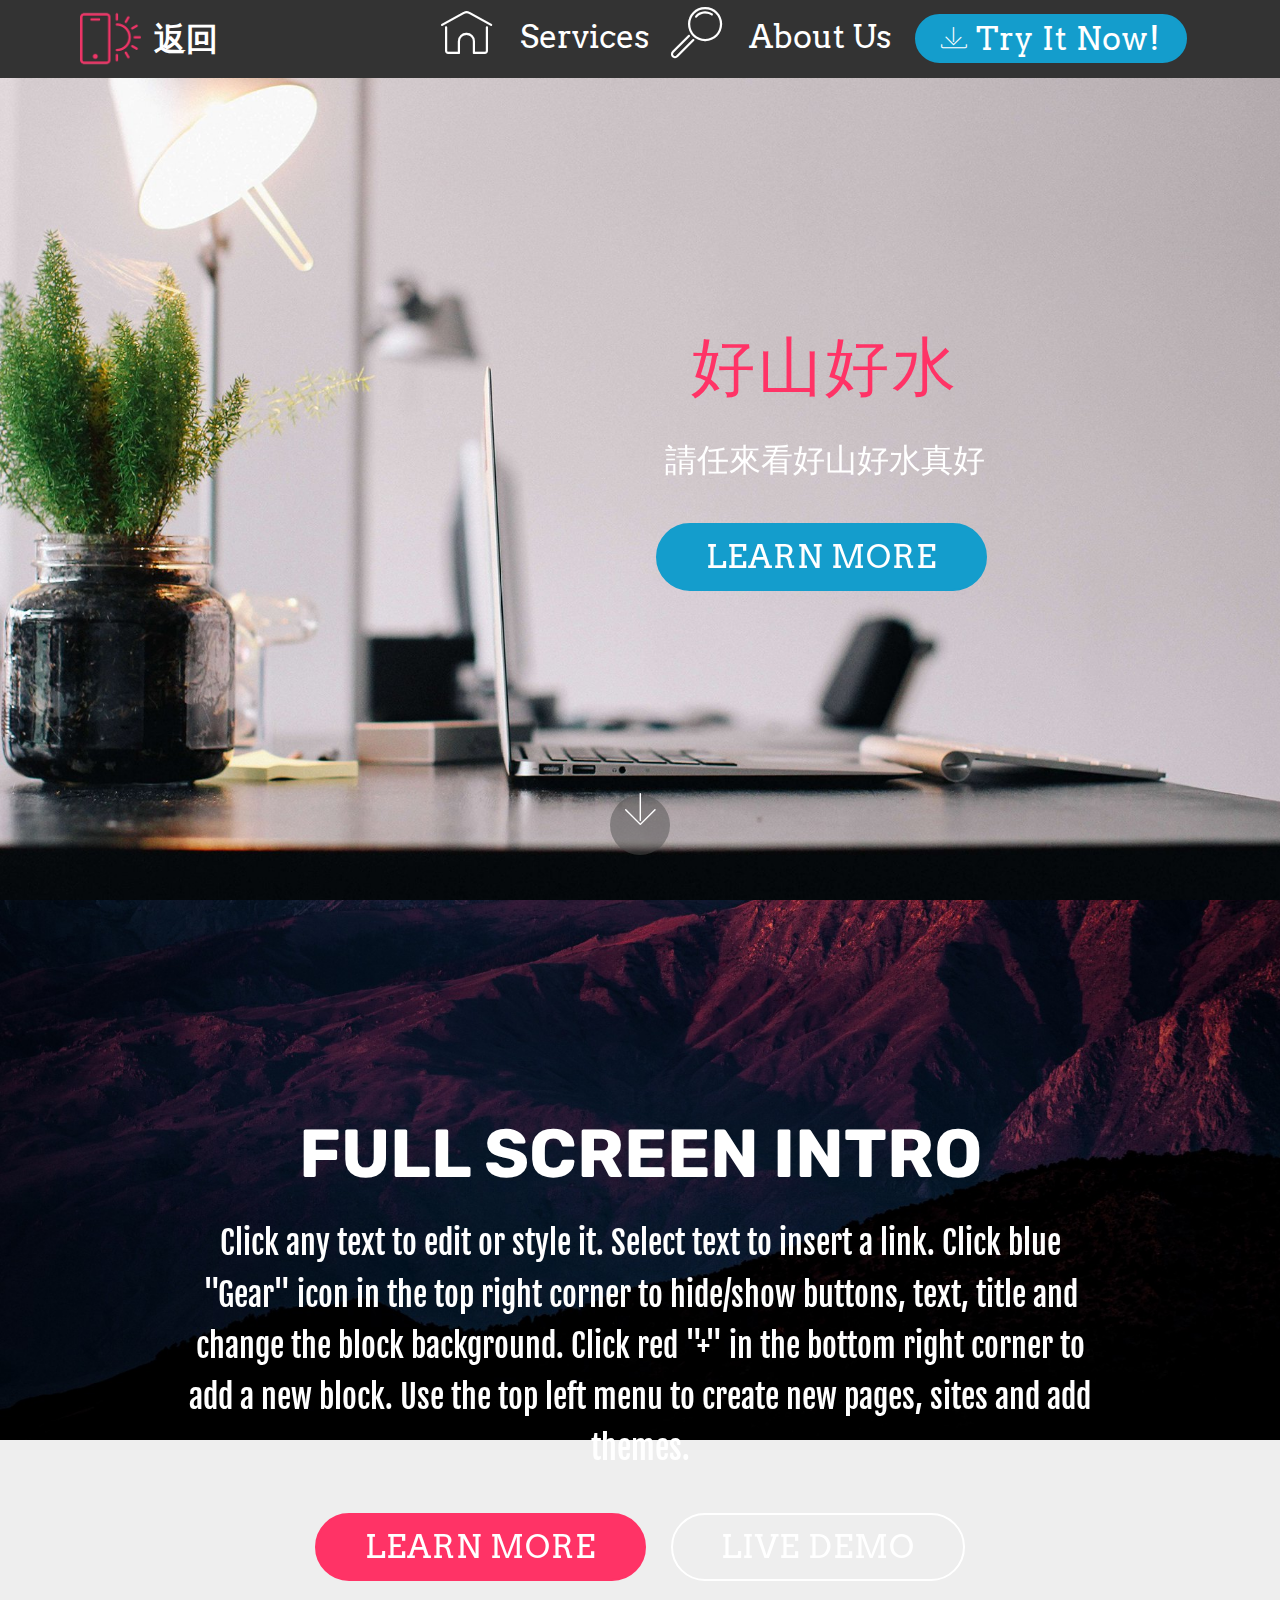
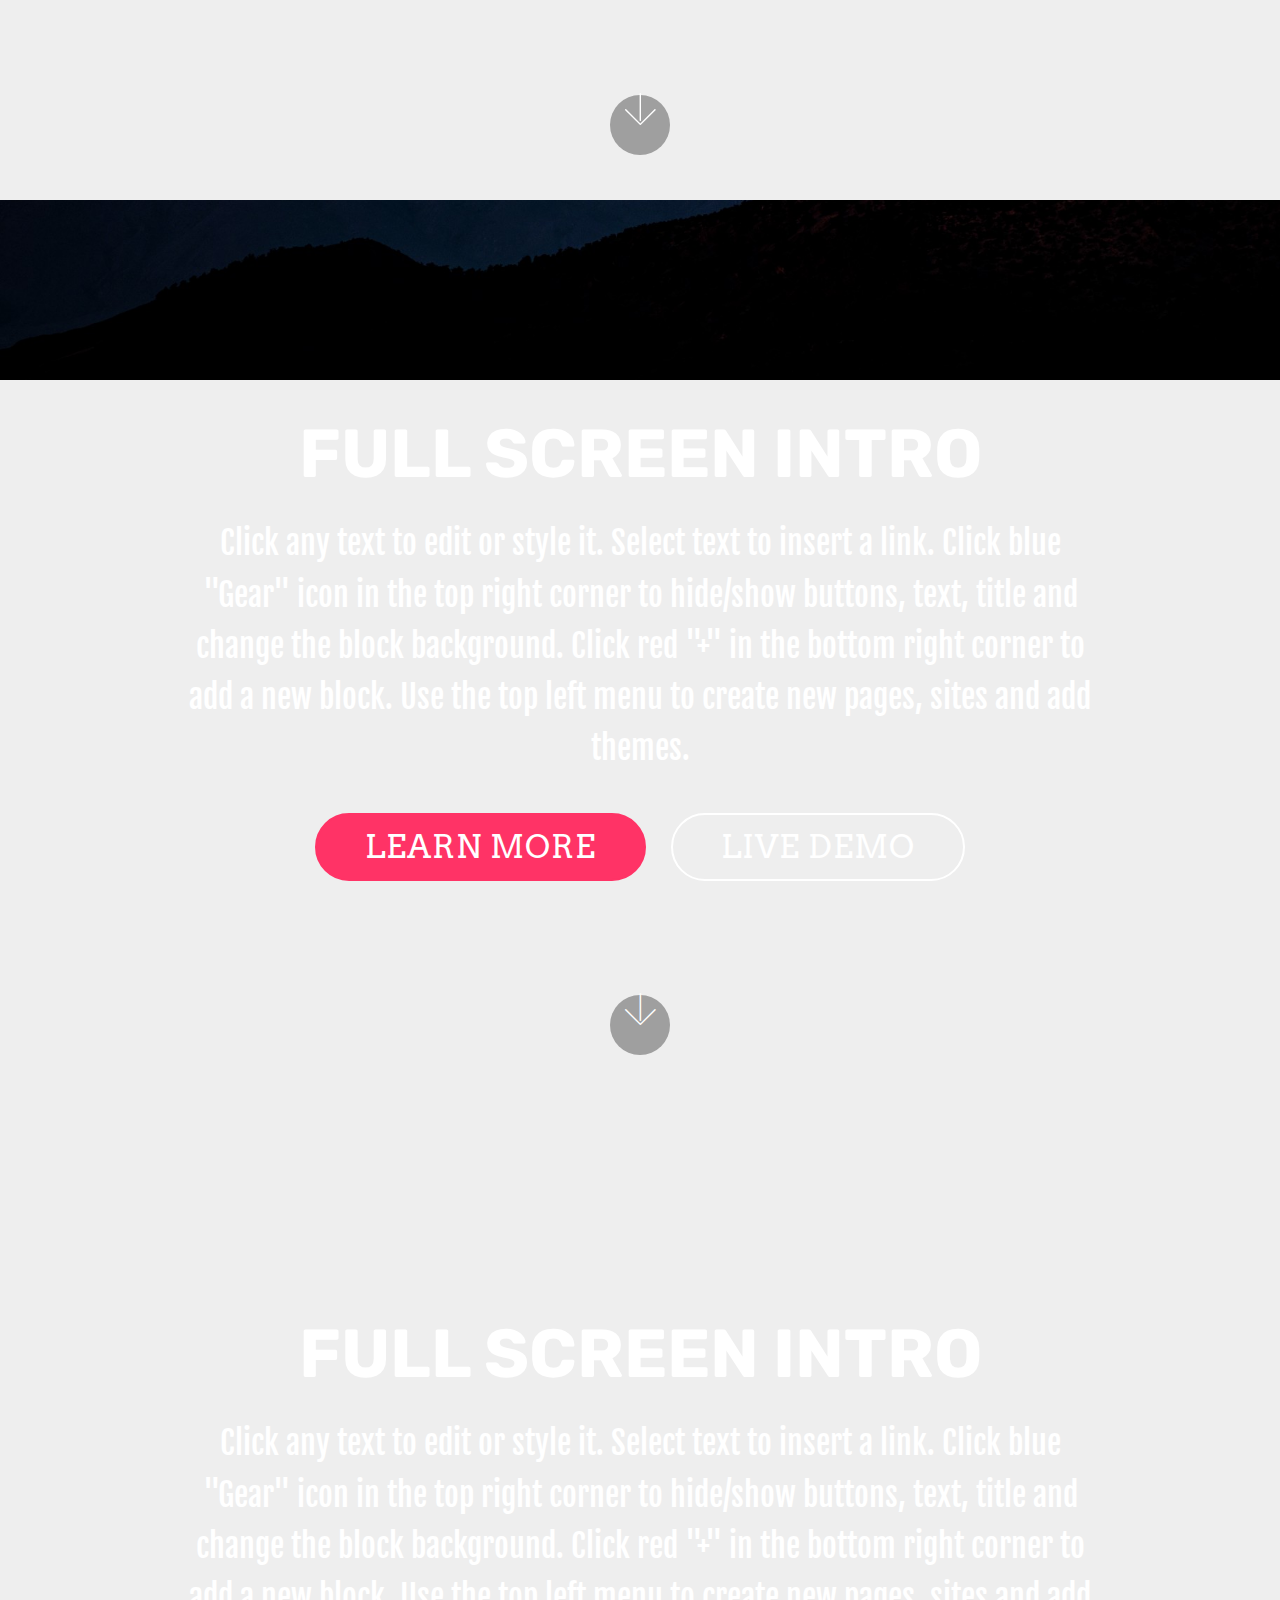
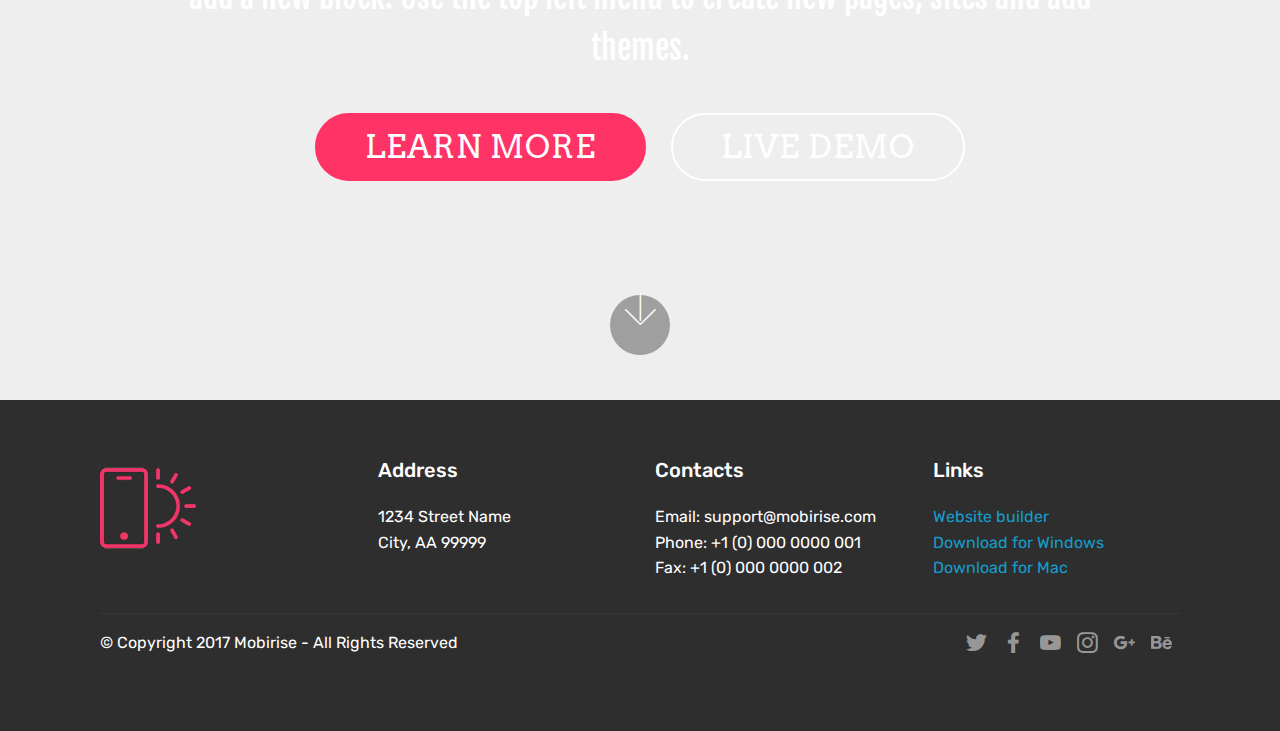
<file: index.html>
<!DOCTYPE html>
<html>
<head>
  <!-- Site made with Mobirise Website Builder v4.3.4, https://mobirise.com -->
  <meta charset="UTF-8">
  <meta http-equiv="X-UA-Compatible" content="IE=edge">
  <meta name="generator" content="Mobirise v4.3.4, mobirise.com">
  <meta name="viewport" content="width=device-width, initial-scale=1">
  <link rel="shortcut icon" href="assets/images/logo2.png" type="image/x-icon">
  <meta name="description" content="">
  <title>Home</title>
  <link rel="stylesheet" href="assets/web/assets/mobirise-icons/mobirise-icons.css">
  <link rel="stylesheet" href="assets/tether/tether.min.css">
  <link rel="stylesheet" href="assets/bootstrap/css/bootstrap.min.css">
  <link rel="stylesheet" href="assets/bootstrap/css/bootstrap-grid.min.css">
  <link rel="stylesheet" href="assets/bootstrap/css/bootstrap-reboot.min.css">
  <link rel="stylesheet" href="assets/socicon/css/styles.css">
  <link rel="stylesheet" href="assets/dropdown/css/style.css">
  <link rel="stylesheet" href="assets/theme/css/style.css">
  <link rel="stylesheet" href="assets/mobirise/css/mbr-additional.css" type="text/css">
  
  
  
</head>
<body>
<section class="menu cid-qy5cHrdk8x" once="menu" id="menu1-w" data-rv-view="207">

    

    <nav class="navbar navbar-expand beta-menu navbar-dropdown align-items-center navbar-fixed-top navbar-toggleable-sm">
        <button class="navbar-toggler navbar-toggler-right" type="button" data-toggle="collapse" data-target="#navbarSupportedContent" aria-controls="navbarSupportedContent" aria-expanded="false" aria-label="Toggle navigation">
            <div class="hamburger">
                <span></span>
                <span></span>
                <span></span>
                <span></span>
            </div>
        </button>
        <div class="menu-logo">
            <div class="navbar-brand">
                <span class="navbar-logo">
                    <a href="https://mobirise.com">
                         <img src="assets/images/logo2.png" alt="Mobirise" media-simple="true" style="height: 3.8rem;">
                    </a>
                </span>
                <span class="navbar-caption-wrap"><a class="navbar-caption text-white display-4" href="index.html">返回</a></span>
            </div>
        </div>
        <div class="collapse navbar-collapse" id="navbarSupportedContent">
            <ul class="navbar-nav nav-dropdown" data-app-modern-menu="true"><li class="nav-item">
                    <a class="nav-link link text-white display-4" href="https://mobirise.com">
                        <span class="mbri-home mbr-iconfont mbr-iconfont-btn"></span>
                        Services
                    </a>
                </li>
                <li class="nav-item">
                    <a class="nav-link link text-white display-4" href="index.html#footer1-x">
                        <span class="mbri-search mbr-iconfont mbr-iconfont-btn"></span>
                        About Us
                    </a>
                </li></ul>
            <div class="navbar-buttons mbr-section-btn">
                <a class="btn btn-sm btn-primary display-4" href="https://mobirise.com">
                    <span class="mbri-save mbr-iconfont mbr-iconfont-btn "></span>
                    Try It Now!
                </a>
            </div>
        </div>
    </nav>
</section>

<section class="engine"><a href="https://mobirise.co/l">bootstrap themes</a></section><section class="header10 cid-qy0E1kOiqX mbr-fullscreen mbr-parallax-background" id="header10-n" data-rv-view="209">

    

    

    <div class="container">
        <div class="media-container-column mbr-white col-lg-8 col-md-10 ml-auto">
            <h1 class="mbr-section-title align-right mbr-bold pb-3 mbr-fonts-style display-1"></h1>
            <h3 class="mbr-section-subtitle align-right mbr-light pb-3 mbr-fonts-style display-2">
                好山好水</h3>
            <p class="mbr-text align-right pb-3 mbr-fonts-style display-5">
               請任來看好山好水真好</p>
            <div class="mbr-section-btn align-right"><a class="btn btn-md btn-primary display-4" href="page2.html">LEARN MORE</a></div>
        </div>
    </div>

    <div class="mbr-arrow hidden-sm-down" aria-hidden="true">
        <a href="#next">
            <i class="mbri-down mbr-iconfont"></i>
        </a>
    </div>
</section>

<section class="cid-qy2LIMqXmT mbr-fullscreen mbr-parallax-background" id="header2-q" data-rv-view="212">

    

    

    <div class="container align-center">
        <div class="row justify-content-md-center">
            <div class="mbr-white col-md-10">
                <h1 class="mbr-section-title mbr-bold pb-3 mbr-fonts-style display-1">
                    FULL SCREEN INTRO
                </h1>
                
                <p class="mbr-text pb-3 mbr-fonts-style display-5">
                    Click any text to edit or style it. Select text to insert a link. Click blue "Gear" icon in the top right corner to hide/show buttons, text, title and change the block background. Click red "+" in the bottom right corner to add a new block. Use the top left menu to create new pages, sites and add themes.
                </p>
                <div class="mbr-section-btn">
                    <a class="btn btn-md btn-secondary display-4" href="https://mobirise.com">LEARN MORE</a>
                    <a class="btn btn-md btn-white-outline display-4" href="https://mobirise.com">LIVE DEMO</a>
                </div>
            </div>
        </div>
    </div>
    <div class="mbr-arrow hidden-sm-down" aria-hidden="true">
        <a href="#next">
            <i class="mbri-down mbr-iconfont"></i>
        </a>
    </div>
</section>

<section class="cid-qy2LZfSZHh mbr-fullscreen mbr-parallax-background" id="header2-t" data-rv-view="215">

    

    

    <div class="container align-center">
        <div class="row justify-content-md-center">
            <div class="mbr-white col-md-10">
                <h1 class="mbr-section-title mbr-bold pb-3 mbr-fonts-style display-1">
                    FULL SCREEN INTRO
                </h1>
                
                <p class="mbr-text pb-3 mbr-fonts-style display-5">
                    Click any text to edit or style it. Select text to insert a link. Click blue "Gear" icon in the top right corner to hide/show buttons, text, title and change the block background. Click red "+" in the bottom right corner to add a new block. Use the top left menu to create new pages, sites and add themes.
                </p>
                <div class="mbr-section-btn">
                    <a class="btn btn-md btn-secondary display-4" href="https://mobirise.com">LEARN MORE</a>
                    <a class="btn btn-md btn-white-outline display-4" href="https://mobirise.com">LIVE DEMO</a>
                </div>
            </div>
        </div>
    </div>
    <div class="mbr-arrow hidden-sm-down" aria-hidden="true">
        <a href="#next">
            <i class="mbri-down mbr-iconfont"></i>
        </a>
    </div>
</section>

<section class="cid-qy2LZtLASH mbr-fullscreen mbr-parallax-background" id="header2-u" data-rv-view="218">

    

    

    <div class="container align-center">
        <div class="row justify-content-md-center">
            <div class="mbr-white col-md-10">
                <h1 class="mbr-section-title mbr-bold pb-3 mbr-fonts-style display-1">
                    FULL SCREEN INTRO
                </h1>
                
                <p class="mbr-text pb-3 mbr-fonts-style display-5">
                    Click any text to edit or style it. Select text to insert a link. Click blue "Gear" icon in the top right corner to hide/show buttons, text, title and change the block background. Click red "+" in the bottom right corner to add a new block. Use the top left menu to create new pages, sites and add themes.
                </p>
                <div class="mbr-section-btn">
                    <a class="btn btn-md btn-secondary display-4" href="https://mobirise.com">LEARN MORE</a>
                    <a class="btn btn-md btn-white-outline display-4" href="https://mobirise.com">LIVE DEMO</a>
                </div>
            </div>
        </div>
    </div>
    <div class="mbr-arrow hidden-sm-down" aria-hidden="true">
        <a href="#next">
            <i class="mbri-down mbr-iconfont"></i>
        </a>
    </div>
</section>

<section class="cid-qy5d8FE7l2" id="footer1-x" data-rv-view="221">

    

    

    <div class="container">
        <div class="media-container-row content text-white">
            <div class="col-12 col-md-3">
                <div class="media-wrap">
                    <a href="https://mobirise.com/">
                        <img src="assets/images/logo2.png" alt="Mobirise" media-simple="true">
                    </a>
                </div>
            </div>
            <div class="col-12 col-md-3 mbr-fonts-style display-7">
                <h5 class="pb-3">
                    Address
                </h5>
                <p class="mbr-text">
                    1234 Street Name
                    <br>City, AA 99999
                </p>
            </div>
            <div class="col-12 col-md-3 mbr-fonts-style display-7">
                <h5 class="pb-3">
                    Contacts
                </h5>
                <p class="mbr-text">
                    Email: support@mobirise.com
                    <br>Phone: +1 (0) 000 0000 001
                    <br>Fax: +1 (0) 000 0000 002
                </p>
            </div>
            <div class="col-12 col-md-3 mbr-fonts-style display-7">
                <h5 class="pb-3">
                    Links
                </h5>
                <p class="mbr-text">
                    <a class="text-primary" href="https://mobirise.com/">Website builder</a>
                    <br><a class="text-primary" href="https://mobirise.com/mobirise-free-win.zip">Download for Windows</a>
                    <br><a class="text-primary" href="https://mobirise.com/mobirise-free-mac.zip">Download for Mac</a>
                </p>
            </div>
        </div>
        <div class="footer-lower">
            <div class="media-container-row">
                <div class="col-sm-12">
                    <hr>
                </div>
            </div>
            <div class="media-container-row mbr-white">
                <div class="col-sm-6 copyright">
                    <p class="mbr-text mbr-fonts-style display-7">
                        © Copyright 2017 Mobirise - All Rights Reserved
                    </p>
                </div>
                <div class="col-md-6">
                    <div class="social-list align-right">
                        <div class="soc-item">
                            <a href="https://twitter.com/mobirise" target="_blank">
                                <span class="socicon-twitter socicon mbr-iconfont mbr-iconfont-social" media-simple="true"></span>
                            </a>
                        </div>
                        <div class="soc-item">
                            <a href="https://www.facebook.com/pages/Mobirise/1616226671953247" target="_blank">
                                <span class="socicon-facebook socicon mbr-iconfont mbr-iconfont-social" media-simple="true"></span>
                            </a>
                        </div>
                        <div class="soc-item">
                            <a href="https://www.youtube.com/c/mobirise" target="_blank">
                                <span class="socicon-youtube socicon mbr-iconfont mbr-iconfont-social" media-simple="true"></span>
                            </a>
                        </div>
                        <div class="soc-item">
                            <a href="https://instagram.com/mobirise" target="_blank">
                                <span class="socicon-instagram socicon mbr-iconfont mbr-iconfont-social" media-simple="true"></span>
                            </a>
                        </div>
                        <div class="soc-item">
                            <a href="https://plus.google.com/u/0/+Mobirise" target="_blank">
                                <span class="socicon-googleplus socicon mbr-iconfont mbr-iconfont-social" media-simple="true"></span>
                            </a>
                        </div>
                        <div class="soc-item">
                            <a href="https://www.behance.net/Mobirise" target="_blank">
                                <span class="socicon-behance socicon mbr-iconfont mbr-iconfont-social" media-simple="true"></span>
                            </a>
                        </div>
                    </div>
                </div>
            </div>
        </div>
    </div>
</section>


  <script src="assets/web/assets/jquery/jquery.min.js"></script>
  <script src="assets/popper/popper.min.js"></script>
  <script src="assets/tether/tether.min.js"></script>
  <script src="assets/bootstrap/js/bootstrap.min.js"></script>
  <script src="assets/dropdown/js/script.min.js"></script>
  <script src="assets/touch-swipe/jquery.touch-swipe.min.js"></script>
  <script src="assets/jarallax/jarallax.min.js"></script>
  <script src="assets/smooth-scroll/smooth-scroll.js"></script>
  <script src="assets/theme/js/script.js"></script>
  
  
 <div id="scrollToTop" class="scrollToTop mbr-arrow-up"><a style="text-align: center;"><i class="mbri-down mbr-iconfont"></i></a></div>
  </body>
</html>
</file>
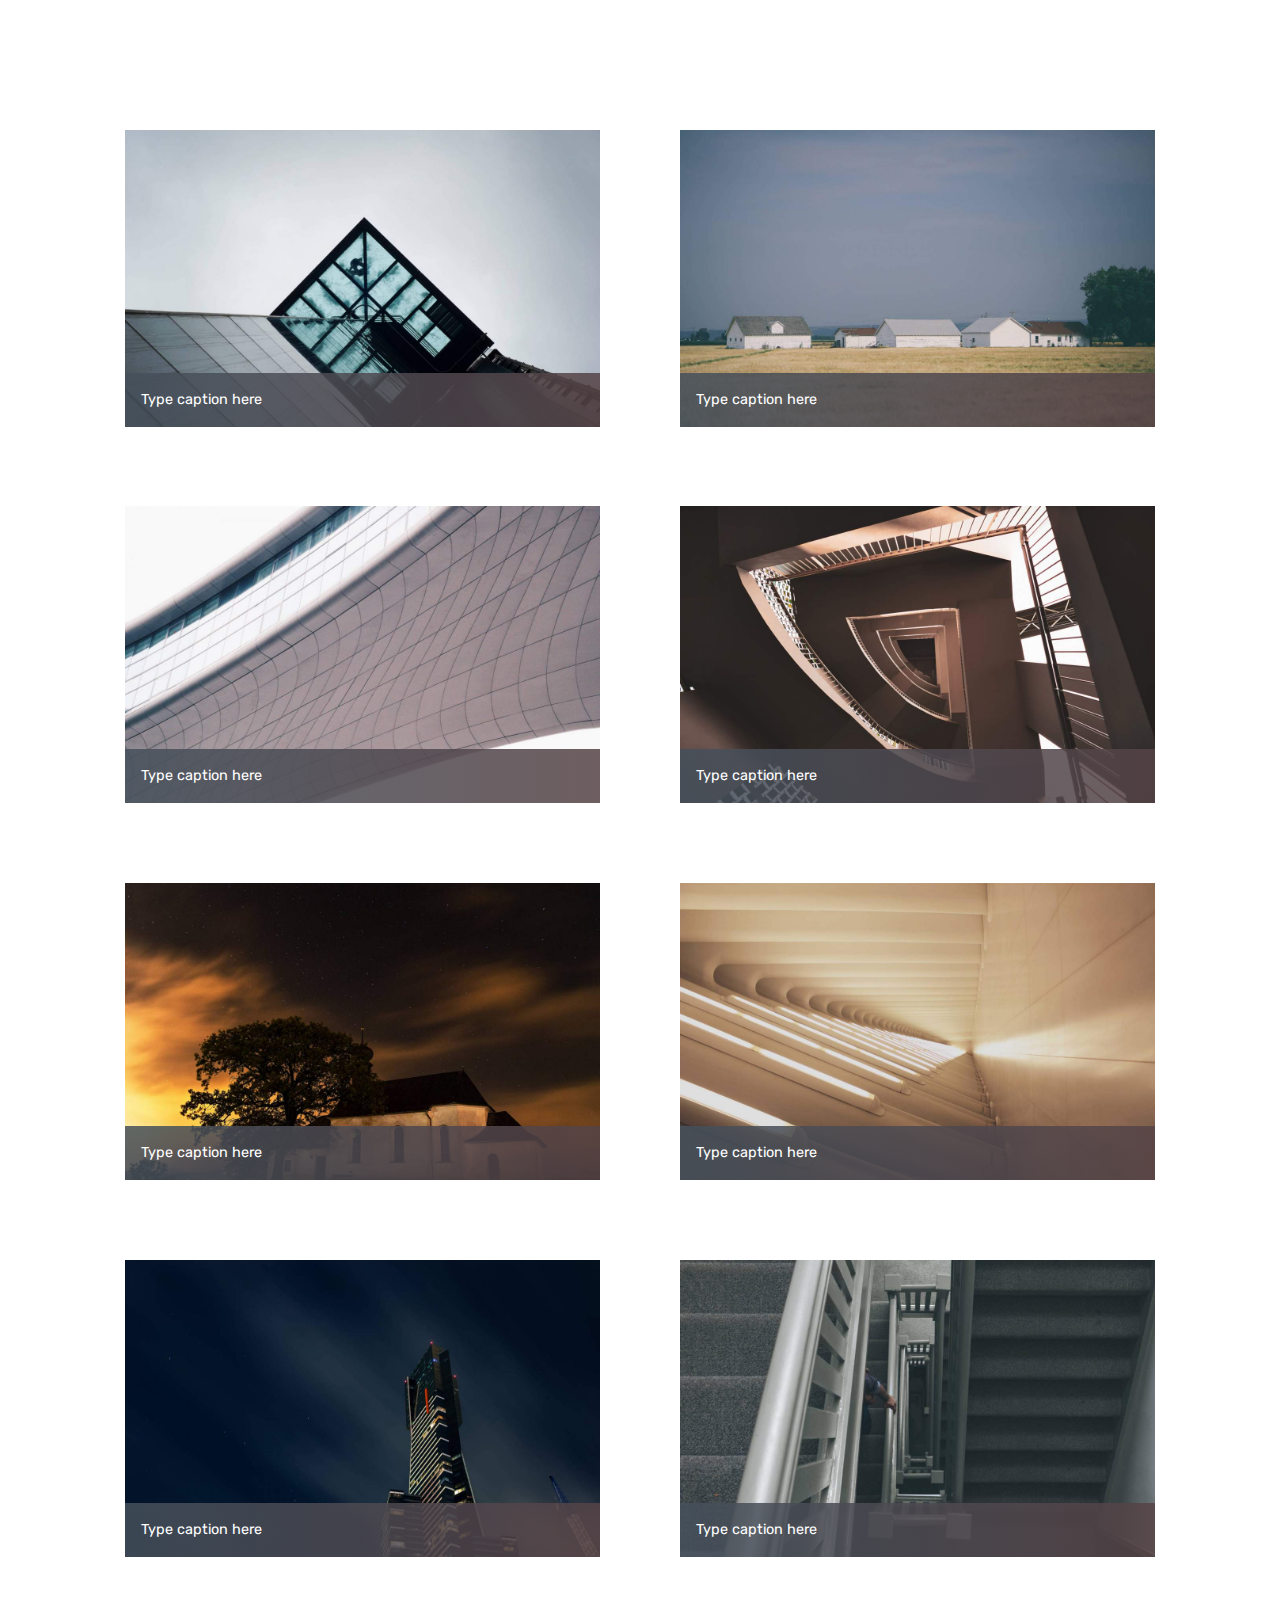
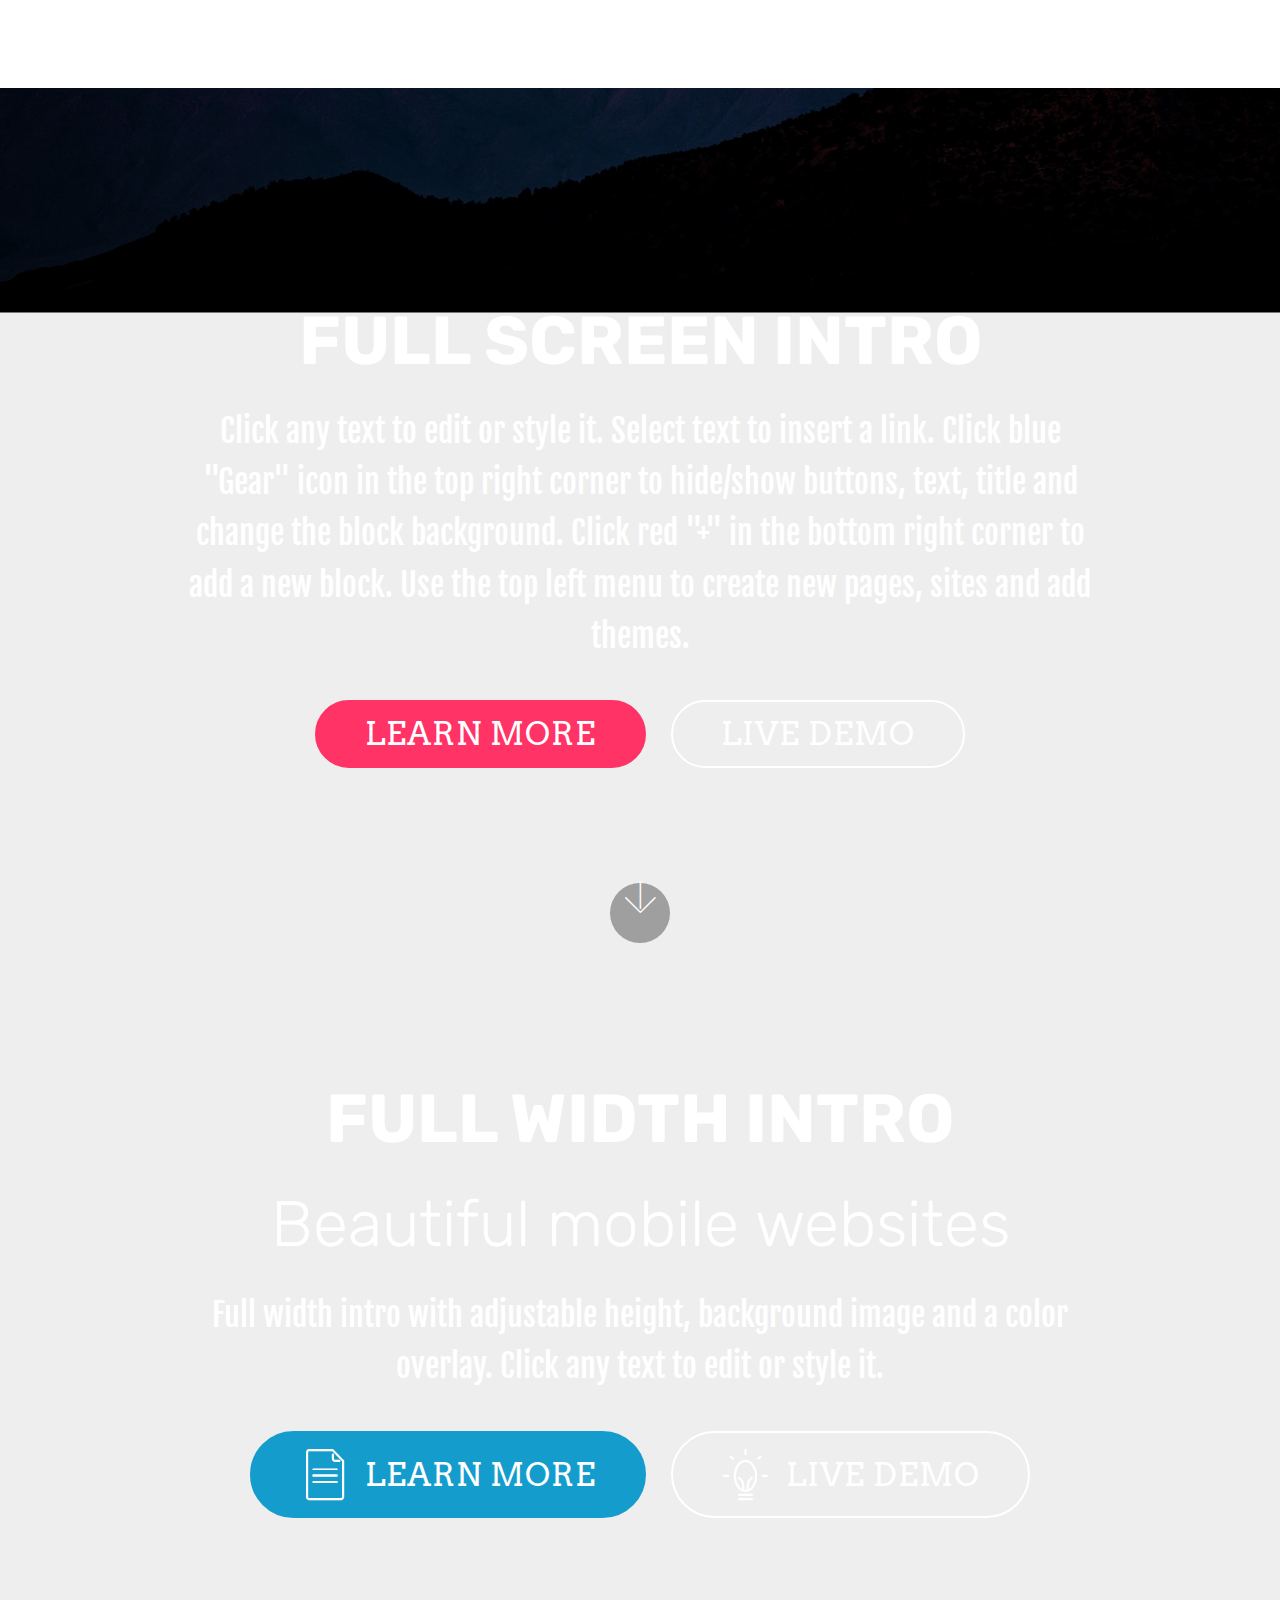
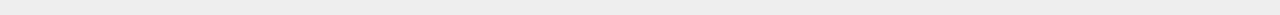
<file: page1.html>
<!DOCTYPE html>
<html>
<head>
  <!-- Site made with Mobirise Website Builder v4.3.4, https://mobirise.com -->
  <meta charset="UTF-8">
  <meta http-equiv="X-UA-Compatible" content="IE=edge">
  <meta name="generator" content="Mobirise v4.3.4, mobirise.com">
  <meta name="viewport" content="width=device-width, initial-scale=1">
  <link rel="shortcut icon" href="assets/images/logo2.png" type="image/x-icon">
  <meta name="description" content="">
  <title>Page 1</title>
  <link rel="stylesheet" href="assets/web/assets/mobirise-icons/mobirise-icons.css">
  <link rel="stylesheet" href="assets/tether/tether.min.css">
  <link rel="stylesheet" href="assets/bootstrap/css/bootstrap.min.css">
  <link rel="stylesheet" href="assets/bootstrap/css/bootstrap-grid.min.css">
  <link rel="stylesheet" href="assets/bootstrap/css/bootstrap-reboot.min.css">
  <link rel="stylesheet" href="assets/theme/css/style.css">
  <link rel="stylesheet" href="assets/mobirise-gallery/style.css">
  <link rel="stylesheet" href="assets/mobirise/css/mbr-additional.css" type="text/css">
  
  
  
</head>
<body>
<section class="mbr-gallery mbr-slider-carousel cid-qy0nLX4A9q" id="gallery1-j" data-rv-view="224">

    

    <div class="container">
        <div><!-- Filter --><!-- Gallery --><div class="mbr-gallery-row"><div class="mbr-gallery-layout-default"><div><div><div class="mbr-gallery-item mbr-gallery-item--p5" data-video-url="false" data-tags="Awesome"><div href="#lb-gallery1-j" data-slide-to="0" data-toggle="modal"><img src="assets/images/gallery00.jpg" alt=""><span class="icon-focus"></span><span class="mbr-gallery-title mbr-fonts-style display-7">Type caption here</span></div></div><div class="mbr-gallery-item mbr-gallery-item--p5" data-video-url="false" data-tags="Responsive"><div href="#lb-gallery1-j" data-slide-to="1" data-toggle="modal"><img src="assets/images/gallery01.jpg" alt=""><span class="icon-focus"></span><span class="mbr-gallery-title mbr-fonts-style display-7">Type caption here</span></div></div><div class="mbr-gallery-item mbr-gallery-item--p5" data-video-url="false" data-tags="Creative"><div href="#lb-gallery1-j" data-slide-to="2" data-toggle="modal"><img src="assets/images/gallery02.jpg" alt=""><span class="icon-focus"></span><span class="mbr-gallery-title mbr-fonts-style display-7">Type caption here</span></div></div><div class="mbr-gallery-item mbr-gallery-item--p5" data-video-url="false" data-tags="Animated"><div href="#lb-gallery1-j" data-slide-to="3" data-toggle="modal"><img src="assets/images/gallery03.jpg" alt=""><span class="icon-focus"></span><span class="mbr-gallery-title mbr-fonts-style display-7">Type caption here</span></div></div><div class="mbr-gallery-item mbr-gallery-item--p5" data-video-url="false" data-tags="Awesome"><div href="#lb-gallery1-j" data-slide-to="4" data-toggle="modal"><img src="assets/images/gallery04.jpg" alt=""><span class="icon-focus"></span><span class="mbr-gallery-title mbr-fonts-style display-7">Type caption here</span></div></div><div class="mbr-gallery-item mbr-gallery-item--p5" data-video-url="false" data-tags="Awesome"><div href="#lb-gallery1-j" data-slide-to="5" data-toggle="modal"><img src="assets/images/gallery05.jpg" alt=""><span class="icon-focus"></span><span class="mbr-gallery-title mbr-fonts-style display-7">Type caption here</span></div></div><div class="mbr-gallery-item mbr-gallery-item--p5" data-video-url="false" data-tags="Responsive"><div href="#lb-gallery1-j" data-slide-to="6" data-toggle="modal"><img src="assets/images/gallery06.jpg" alt=""><span class="icon-focus"></span><span class="mbr-gallery-title mbr-fonts-style display-7">Type caption here</span></div></div><div class="mbr-gallery-item mbr-gallery-item--p5" data-video-url="false" data-tags="Animated"><div href="#lb-gallery1-j" data-slide-to="7" data-toggle="modal"><img src="assets/images/gallery07.jpg" alt=""><span class="icon-focus"></span><span class="mbr-gallery-title mbr-fonts-style display-7">Type caption here</span></div></div></div></div><div class="clearfix"></div></div></div><!-- Lightbox --><div data-app-prevent-settings="" class="mbr-slider modal fade carousel slide" tabindex="-1" data-keyboard="true" data-interval="false" id="lb-gallery1-j"><div class="modal-dialog"><div class="modal-content"><div class="modal-body"><ol class="carousel-indicators"><li data-app-prevent-settings="" data-target="#lb-gallery1-j" class=" active" data-slide-to="0"></li><li data-app-prevent-settings="" data-target="#lb-gallery1-j" data-slide-to="1"></li><li data-app-prevent-settings="" data-target="#lb-gallery1-j" data-slide-to="2"></li><li data-app-prevent-settings="" data-target="#lb-gallery1-j" data-slide-to="3"></li><li data-app-prevent-settings="" data-target="#lb-gallery1-j" data-slide-to="4"></li><li data-app-prevent-settings="" data-target="#lb-gallery1-j" data-slide-to="5"></li><li data-app-prevent-settings="" data-target="#lb-gallery1-j" data-slide-to="6"></li><li data-app-prevent-settings="" data-target="#lb-gallery1-j" data-slide-to="7"></li></ol><div class="carousel-inner"><div class="carousel-item active"><img src="assets/images/gallery00.jpg" alt=""></div><div class="carousel-item"><img src="assets/images/gallery01.jpg" alt=""></div><div class="carousel-item"><img src="assets/images/gallery02.jpg" alt=""></div><div class="carousel-item"><img src="assets/images/gallery03.jpg" alt=""></div><div class="carousel-item"><img src="assets/images/gallery04.jpg" alt=""></div><div class="carousel-item"><img src="assets/images/gallery05.jpg" alt=""></div><div class="carousel-item"><img src="assets/images/gallery06.jpg" alt=""></div><div class="carousel-item"><img src="assets/images/gallery07.jpg" alt=""></div></div><a class="carousel-control carousel-control-prev" role="button" data-slide="prev" href="#lb-gallery1-j"><span class="mbri-left mbr-iconfont" aria-hidden="true"></span><span class="sr-only">Previous</span></a><a class="carousel-control carousel-control-next" role="button" data-slide="next" href="#lb-gallery1-j"><span class="mbri-right mbr-iconfont" aria-hidden="true"></span><span class="sr-only">Next</span></a><a class="close" href="#" role="button" data-dismiss="modal"><span class="sr-only">Close</span></a></div></div></div></div></div>
    </div>

</section>

<section class="engine"><a href="https://mobirise.co/o">bootstrap buttons</a></section><section class="cid-qy0DqojTJU mbr-fullscreen mbr-parallax-background" id="header2-l" data-rv-view="259">

    

    

    <div class="container align-center">
        <div class="row justify-content-md-center">
            <div class="mbr-white col-md-10">
                <h1 class="mbr-section-title mbr-bold pb-3 mbr-fonts-style display-1">
                    FULL SCREEN INTRO
                </h1>
                
                <p class="mbr-text pb-3 mbr-fonts-style display-5">
                    Click any text to edit or style it. Select text to insert a link. Click blue "Gear" icon in the top right corner to hide/show buttons, text, title and change the block background. Click red "+" in the bottom right corner to add a new block. Use the top left menu to create new pages, sites and add themes.
                </p>
                <div class="mbr-section-btn">
                    <a class="btn btn-md btn-secondary display-4" href="https://mobirise.com">LEARN MORE</a>
                    <a class="btn btn-md btn-white-outline display-4" href="https://mobirise.com">LIVE DEMO</a>
                </div>
            </div>
        </div>
    </div>
    <div class="mbr-arrow hidden-sm-down" aria-hidden="true">
        <a href="#next">
            <i class="mbri-down mbr-iconfont"></i>
        </a>
    </div>
</section>

<section class="header1 cid-qy0Dv6f8Gf mbr-parallax-background" id="header1-m" data-rv-view="262">

    

    

    <div class="container">
        <div class="row justify-content-md-center">
            <div class="mbr-white col-md-10">
                <h1 class="mbr-section-title align-center mbr-bold pb-3 mbr-fonts-style display-1">
                    FULL WIDTH INTRO
                </h1>
                <h3 class="mbr-section-subtitle align-center mbr-light pb-3 mbr-fonts-style display-2">
                    Beautiful mobile websites
                </h3>
                <p class="mbr-text align-center pb-3 mbr-fonts-style display-5">
                    Full width intro with adjustable height, background image and a color overlay. Click any text to edit or style it.
                </p>
                <div class="mbr-section-btn align-center">
                    <a class="btn btn-md btn-primary display-4" href="https://mobirise.com">
                        <span class="mbr-iconfont mbri-file"></span>LEARN MORE</a>
                    <a class="btn btn-md btn-white-outline display-4" href="https://mobirise.com">
                        <span class="mbr-iconfont mbri-idea"></span>LIVE DEMO</a>
                </div>
            </div>
        </div>
    </div>

</section>


  <script src="assets/web/assets/jquery/jquery.min.js"></script>
  <script src="assets/popper/popper.min.js"></script>
  <script src="assets/tether/tether.min.js"></script>
  <script src="assets/bootstrap/js/bootstrap.min.js"></script>
  <script src="assets/smooth-scroll/smooth-scroll.js"></script>
  <script src="assets/masonry/masonry.pkgd.min.js"></script>
  <script src="assets/imagesloaded/imagesloaded.pkgd.min.js"></script>
  <script src="assets/jarallax/jarallax.min.js"></script>
  <script src="assets/jquery-mb-vimeo_player/jquery.mb.vimeo_player.js"></script>
  <script src="assets/bootstrap-carousel-swipe/bootstrap-carousel-swipe.js"></script>
  <script src="assets/theme/js/script.js"></script>
  <script src="assets/mobirise-gallery/player.min.js"></script>
  <script src="assets/mobirise-gallery/script.js"></script>
  <script src="assets/mobirise-slider-video/script.js"></script>
  
  
 <div id="scrollToTop" class="scrollToTop mbr-arrow-up"><a style="text-align: center;"><i class="mbri-down mbr-iconfont"></i></a></div>
  </body>
</html>
</file>
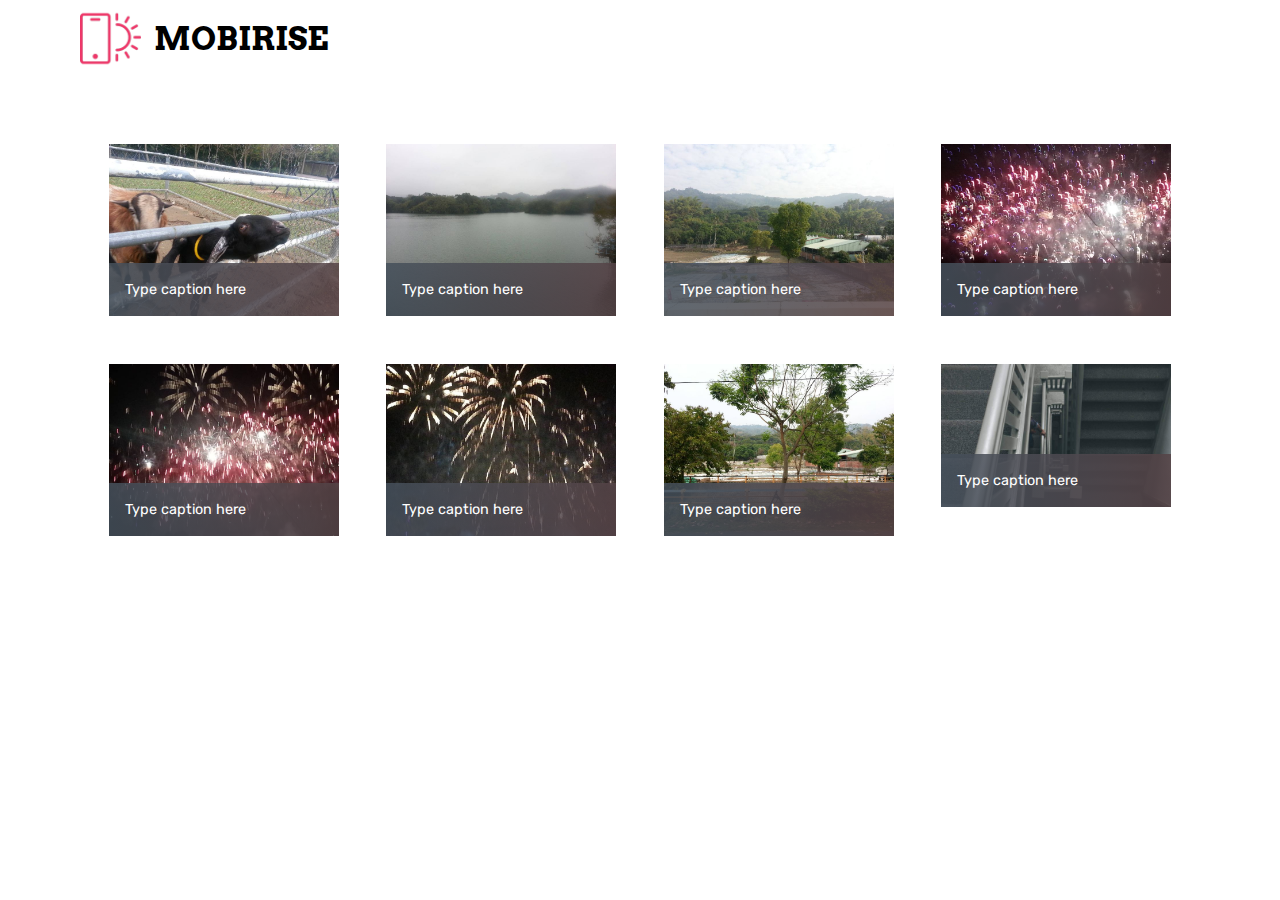
<file: page2.html>
<!DOCTYPE html>
<html>
<head>
  <!-- Site made with Mobirise Website Builder v4.3.4, https://mobirise.com -->
  <meta charset="UTF-8">
  <meta http-equiv="X-UA-Compatible" content="IE=edge">
  <meta name="generator" content="Mobirise v4.3.4, mobirise.com">
  <meta name="viewport" content="width=device-width, initial-scale=1">
  <link rel="shortcut icon" href="assets/images/logo2.png" type="image/x-icon">
  <meta name="description" content="">
  <title>Page 2</title>
  <link rel="stylesheet" href="assets/web/assets/mobirise-icons/mobirise-icons.css">
  <link rel="stylesheet" href="assets/tether/tether.min.css">
  <link rel="stylesheet" href="assets/bootstrap/css/bootstrap.min.css">
  <link rel="stylesheet" href="assets/bootstrap/css/bootstrap-grid.min.css">
  <link rel="stylesheet" href="assets/bootstrap/css/bootstrap-reboot.min.css">
  <link rel="stylesheet" href="assets/dropdown/css/style.css">
  <link rel="stylesheet" href="assets/theme/css/style.css">
  <link rel="stylesheet" href="assets/mobirise-gallery/style.css">
  <link rel="stylesheet" href="assets/mobirise/css/mbr-additional.css" type="text/css">
  
  
  
</head>
<body>
<section class="menu cid-qy5duwLXkv" once="menu" id="menu2-y" data-rv-view="265">

    

    <nav class="navbar navbar-expand beta-menu navbar-dropdown align-items-center navbar-fixed-top navbar-toggleable-sm">
        <button class="navbar-toggler navbar-toggler-right" type="button" data-toggle="collapse" data-target="#navbarSupportedContent" aria-controls="navbarSupportedContent" aria-expanded="false" aria-label="Toggle navigation">
            <div class="hamburger">
                <span></span>
                <span></span>
                <span></span>
                <span></span>
            </div>
        </button>
        <div class="menu-logo">
            <div class="navbar-brand">
                <span class="navbar-logo">
                    <a href="https://mobirise.com">
                        <img src="assets/images/logo2.png" alt="Mobirise" media-simple="true" style="height: 3.8rem;">
                    </a>
                </span>
                <span class="navbar-caption-wrap"><a class="navbar-caption text-black display-4" href="index.html">
                        MOBIRISE
                    </a></span>
            </div>
        </div>
        <div class="collapse navbar-collapse" id="navbarSupportedContent">
            
            
        </div>
    </nav>
</section>

<section class="engine"><a href="https://mobirise.co/o">bootstrap button</a></section><section class="mbr-gallery mbr-slider-carousel cid-qy5bTdrt7Z" id="gallery1-v" data-rv-view="267">

    

    <div class="container">
        <div><!-- Filter --><!-- Gallery --><div class="mbr-gallery-row"><div class="mbr-gallery-layout-default"><div><div><div class="mbr-gallery-item mbr-gallery-item--p3" data-video-url="false" data-tags="Awesome"><div href="#lb-gallery1-v" data-slide-to="0" data-toggle="modal"><img src="assets/images/20130106-142946-2000x1500-800x600.jpg" alt=""><span class="icon-focus"></span><span class="mbr-gallery-title mbr-fonts-style display-7">Type caption here</span></div></div><div class="mbr-gallery-item mbr-gallery-item--p3" data-video-url="false" data-tags="Responsive"><div href="#lb-gallery1-v" data-slide-to="1" data-toggle="modal"><img src="assets/images/20130106-141108-2000x1500-800x600.jpg" alt=""><span class="icon-focus"></span><span class="mbr-gallery-title mbr-fonts-style display-7">Type caption here</span></div></div><div class="mbr-gallery-item mbr-gallery-item--p3" data-video-url="false" data-tags="Creative"><div href="#lb-gallery1-v" data-slide-to="2" data-toggle="modal"><img src="assets/images/20130120-91819-2000x1500-800x600.jpg" alt=""><span class="icon-focus"></span><span class="mbr-gallery-title mbr-fonts-style display-7">Type caption here</span></div></div><div class="mbr-gallery-item mbr-gallery-item--p3" data-video-url="false" data-tags="Animated"><div href="#lb-gallery1-v" data-slide-to="3" data-toggle="modal"><img src="assets/images/20130307-192146-2000x1500-800x600.jpg" alt=""><span class="icon-focus"></span><span class="mbr-gallery-title mbr-fonts-style display-7">Type caption here</span></div></div><div class="mbr-gallery-item mbr-gallery-item--p3" data-video-url="false" data-tags="Awesome"><div href="#lb-gallery1-v" data-slide-to="4" data-toggle="modal"><img src="assets/images/20130307-192158-2000x1500-800x600.jpg" alt=""><span class="icon-focus"></span><span class="mbr-gallery-title mbr-fonts-style display-7">Type caption here</span></div></div><div class="mbr-gallery-item mbr-gallery-item--p3" data-video-url="false" data-tags="Awesome"><div href="#lb-gallery1-v" data-slide-to="5" data-toggle="modal"><img src="assets/images/20130307-192202-2000x1500-800x600.jpg" alt=""><span class="icon-focus"></span><span class="mbr-gallery-title mbr-fonts-style display-7">Type caption here</span></div></div><div class="mbr-gallery-item mbr-gallery-item--p3" data-video-url="false" data-tags="Responsive"><div href="#lb-gallery1-v" data-slide-to="6" data-toggle="modal"><img src="assets/images/20150315-144204-2000x1500-800x600.jpg" alt=""><span class="icon-focus"></span><span class="mbr-gallery-title mbr-fonts-style display-7">Type caption here</span></div></div><div class="mbr-gallery-item mbr-gallery-item--p3" data-video-url="false" data-tags="Animated"><div href="#lb-gallery1-v" data-slide-to="7" data-toggle="modal"><img src="assets/images/gallery07.jpg" alt=""><span class="icon-focus"></span><span class="mbr-gallery-title mbr-fonts-style display-7">Type caption here</span></div></div></div></div><div class="clearfix"></div></div></div><!-- Lightbox --><div data-app-prevent-settings="" class="mbr-slider modal fade carousel slide" tabindex="-1" data-keyboard="true" data-interval="false" id="lb-gallery1-v"><div class="modal-dialog"><div class="modal-content"><div class="modal-body"><ol class="carousel-indicators"><li data-app-prevent-settings="" data-target="#lb-gallery1-v" data-slide-to="0"></li><li data-app-prevent-settings="" data-target="#lb-gallery1-v" data-slide-to="1"></li><li data-app-prevent-settings="" data-target="#lb-gallery1-v" data-slide-to="2"></li><li data-app-prevent-settings="" data-target="#lb-gallery1-v" data-slide-to="3"></li><li data-app-prevent-settings="" data-target="#lb-gallery1-v" data-slide-to="4"></li><li data-app-prevent-settings="" data-target="#lb-gallery1-v" data-slide-to="5"></li><li data-app-prevent-settings="" data-target="#lb-gallery1-v" class=" active" data-slide-to="6"></li><li data-app-prevent-settings="" data-target="#lb-gallery1-v" data-slide-to="7"></li></ol><div class="carousel-inner"><div class="carousel-item"><img src="assets/images/20130106-142946-2000x1500.jpg" alt=""></div><div class="carousel-item"><img src="assets/images/20130106-141108-2000x1500.jpg" alt=""></div><div class="carousel-item"><img src="assets/images/20130120-91819-2000x1500.jpg" alt=""></div><div class="carousel-item"><img src="assets/images/20130307-192146-2000x1500.jpg" alt=""></div><div class="carousel-item"><img src="assets/images/20130307-192158-2000x1500.jpg" alt=""></div><div class="carousel-item"><img src="assets/images/20130307-192202-2000x1500.jpg" alt=""></div><div class="carousel-item active"><img src="assets/images/20150315-144204-2000x1500.jpg" alt=""></div><div class="carousel-item"><img src="assets/images/gallery07.jpg" alt=""></div></div><a class="carousel-control carousel-control-prev" role="button" data-slide="prev" href="#lb-gallery1-v"><span class="mbri-left mbr-iconfont" aria-hidden="true"></span><span class="sr-only">Previous</span></a><a class="carousel-control carousel-control-next" role="button" data-slide="next" href="#lb-gallery1-v"><span class="mbri-right mbr-iconfont" aria-hidden="true"></span><span class="sr-only">Next</span></a><a class="close" href="#" role="button" data-dismiss="modal"><span class="sr-only">Close</span></a></div></div></div></div></div>
    </div>

</section>


  <script src="assets/web/assets/jquery/jquery.min.js"></script>
  <script src="assets/popper/popper.min.js"></script>
  <script src="assets/tether/tether.min.js"></script>
  <script src="assets/bootstrap/js/bootstrap.min.js"></script>
  <script src="assets/smooth-scroll/smooth-scroll.js"></script>
  <script src="assets/dropdown/js/script.min.js"></script>
  <script src="assets/touch-swipe/jquery.touch-swipe.min.js"></script>
  <script src="assets/jquery-mb-vimeo_player/jquery.mb.vimeo_player.js"></script>
  <script src="assets/bootstrap-carousel-swipe/bootstrap-carousel-swipe.js"></script>
  <script src="assets/masonry/masonry.pkgd.min.js"></script>
  <script src="assets/imagesloaded/imagesloaded.pkgd.min.js"></script>
  <script src="assets/theme/js/script.js"></script>
  <script src="assets/mobirise-gallery/player.min.js"></script>
  <script src="assets/mobirise-gallery/script.js"></script>
  <script src="assets/mobirise-slider-video/script.js"></script>
  
  
 <div id="scrollToTop" class="scrollToTop mbr-arrow-up"><a style="text-align: center;"><i class="mbri-down mbr-iconfont"></i></a></div>
  </body>
</html>
</file>
<file: assets/web/assets/mobirise-icons/mobirise-icons.css>
@font-face {
  font-family: 'MobiriseIcons';
  src:  url('mobirise-icons.eot?spat4u');
  src:  url('mobirise-icons.eot?spat4u#iefix') format('embedded-opentype'),
    url('mobirise-icons.ttf?spat4u') format('truetype'),
    url('mobirise-icons.woff?spat4u') format('woff'),
    url('mobirise-icons.svg?spat4u#MobiriseIcons') format('svg');
  font-weight: normal;
  font-style: normal;
}

[class^="mbri-"], [class*=" mbri-"] {
  /* use !important to prevent issues with browser extensions that change fonts */
  font-family: MobiriseIcons !important;
  speak: none;
  font-style: normal;
  font-weight: normal;
  font-variant: normal;
  text-transform: none;
  line-height: 1;

  /* Better Font Rendering =========== */
  -webkit-font-smoothing: antialiased;
  -moz-osx-font-smoothing: grayscale;
}

.mbri-add-submenu:before {
  content: "\e900";
}
.mbri-alert:before {
  content: "\e901";
}
.mbri-align-center:before {
  content: "\e902";
}
.mbri-align-justify:before {
  content: "\e903";
}
.mbri-align-left:before {
  content: "\e904";
}
.mbri-align-right:before {
  content: "\e905";
}
.mbri-android:before {
  content: "\e906";
}
.mbri-apple:before {
  content: "\e907";
}
.mbri-arrow-down:before {
  content: "\e908";
}
.mbri-arrow-next:before {
  content: "\e909";
}
.mbri-arrow-prev:before {
  content: "\e90a";
}
.mbri-arrow-up:before {
  content: "\e90b";
}
.mbri-bold:before {
  content: "\e90c";
}
.mbri-bookmark:before {
  content: "\e90d";
}
.mbri-bootstrap:before {
  content: "\e90e";
}
.mbri-briefcase:before {
  content: "\e90f";
}
.mbri-browse:before {
  content: "\e910";
}
.mbri-bulleted-list:before {
  content: "\e911";
}
.mbri-calendar:before {
  content: "\e912";
}
.mbri-camera:before {
  content: "\e913";
}
.mbri-cart-add:before {
  content: "\e914";
}
.mbri-cart-full:before {
  content: "\e915";
}
.mbri-cash:before {
  content: "\e916";
}
.mbri-change-style:before {
  content: "\e917";
}
.mbri-chat:before {
  content: "\e918";
}
.mbri-clock:before {
  content: "\e919";
}
.mbri-close:before {
  content: "\e91a";
}
.mbri-cloud:before {
  content: "\e91b";
}
.mbri-code:before {
  content: "\e91c";
}
.mbri-contact-form:before {
  content: "\e91d";
}
.mbri-credit-card:before {
  content: "\e91e";
}
.mbri-cursor-click:before {
  content: "\e91f";
}
.mbri-cust-feedback:before {
  content: "\e920";
}
.mbri-database:before {
  content: "\e921";
}
.mbri-delivery:before {
  content: "\e922";
}
.mbri-desktop:before {
  content: "\e923";
}
.mbri-devices:before {
  content: "\e924";
}
.mbri-down:before {
  content: "\e925";
}
.mbri-download:before {
  content: "\e989";
}
.mbri-drag-n-drop:before {
  content: "\e927";
}
.mbri-drag-n-drop2:before {
  content: "\e928";
}
.mbri-edit:before {
  content: "\e929";
}
.mbri-edit2:before {
  content: "\e92a";
}
.mbri-error:before {
  content: "\e92b";
}
.mbri-extension:before {
  content: "\e92c";
}
.mbri-features:before {
  content: "\e92d";
}
.mbri-file:before {
  content: "\e92e";
}
.mbri-flag:before {
  content: "\e92f";
}
.mbri-folder:before {
  content: "\e930";
}
.mbri-gift:before {
  content: "\e931";
}
.mbri-github:before {
  content: "\e932";
}
.mbri-globe:before {
  content: "\e933";
}
.mbri-globe-2:before {
  content: "\e934";
}
.mbri-growing-chart:before {
  content: "\e935";
}
.mbri-hearth:before {
  content: "\e936";
}
.mbri-help:before {
  content: "\e937";
}
.mbri-home:before {
  content: "\e938";
}
.mbri-hot-cup:before {
  content: "\e939";
}
.mbri-idea:before {
  content: "\e93a";
}
.mbri-image-gallery:before {
  content: "\e93b";
}
.mbri-image-slider:before {
  content: "\e93c";
}
.mbri-info:before {
  content: "\e93d";
}
.mbri-italic:before {
  content: "\e93e";
}
.mbri-key:before {
  content: "\e93f";
}
.mbri-laptop:before {
  content: "\e940";
}
.mbri-layers:before {
  content: "\e941";
}
.mbri-left-right:before {
  content: "\e942";
}
.mbri-left:before {
  content: "\e943";
}
.mbri-letter:before {
  content: "\e944";
}
.mbri-like:before {
  content: "\e945";
}
.mbri-link:before {
  content: "\e946";
}
.mbri-lock:before {
  content: "\e947";
}
.mbri-login:before {
  content: "\e948";
}
.mbri-logout:before {
  content: "\e949";
}
.mbri-magic-stick:before {
  content: "\e94a";
}
.mbri-map-pin:before {
  content: "\e94b";
}
.mbri-menu:before {
  content: "\e94c";
}
.mbri-mobile:before {
  content: "\e94d";
}
.mbri-mobile2:before {
  content: "\e94e";
}
.mbri-mobirise:before {
  content: "\e94f";
}
.mbri-more-horizontal:before {
  content: "\e950";
}
.mbri-more-vertical:before {
  content: "\e951";
}
.mbri-music:before {
  content: "\e952";
}
.mbri-new-file:before {
  content: "\e953";
}
.mbri-numbered-list:before {
  content: "\e954";
}
.mbri-opened-folder:before {
  content: "\e955";
}
.mbri-pages:before {
  content: "\e956";
}
.mbri-paper-plane:before {
  content: "\e957";
}
.mbri-paperclip:before {
  content: "\e958";
}
.mbri-photo:before {
  content: "\e959";
}
.mbri-photos:before {
  content: "\e95a";
}
.mbri-pin:before {
  content: "\e95b";
}
.mbri-play:before {
  content: "\e95c";
}
.mbri-plus:before {
  content: "\e95d";
}
.mbri-preview:before {
  content: "\e95e";
}
.mbri-print:before {
  content: "\e95f";
}
.mbri-protect:before {
  content: "\e960";
}
.mbri-question:before {
  content: "\e961";
}
.mbri-quote-left:before {
  content: "\e962";
}
.mbri-quote-right:before {
  content: "\e963";
}
.mbri-refresh:before {
  content: "\e964";
}
.mbri-responsive:before {
  content: "\e965";
}
.mbri-right:before {
  content: "\e966";
}
.mbri-rocket:before {
  content: "\e967";
}
.mbri-sad-face:before {
  content: "\e968";
}
.mbri-sale:before {
  content: "\e969";
}
.mbri-save:before {
  content: "\e96a";
}
.mbri-search:before {
  content: "\e96b";
}
.mbri-setting:before {
  content: "\e96c";
}
.mbri-setting2:before {
  content: "\e96d";
}
.mbri-setting3:before {
  content: "\e96e";
}
.mbri-share:before {
  content: "\e96f";
}
.mbri-shopping-bag:before {
  content: "\e970";
}
.mbri-shopping-basket:before {
  content: "\e971";
}
.mbri-shopping-cart:before {
  content: "\e972";
}
.mbri-sites:before {
  content: "\e973";
}
.mbri-smile-face:before {
  content: "\e974";
}
.mbri-speed:before {
  content: "\e975";
}
.mbri-star:before {
  content: "\e976";
}
.mbri-success:before {
  content: "\e977";
}
.mbri-sun:before {
  content: "\e978";
}
.mbri-sun2:before {
  content: "\e979";
}
.mbri-tablet:before {
  content: "\e97a";
}
.mbri-tablet-vertical:before {
  content: "\e97b";
}
.mbri-target:before {
  content: "\e97c";
}
.mbri-timer:before {
  content: "\e97d";
}
.mbri-to-ftp:before {
  content: "\e97e";
}
.mbri-to-local-drive:before {
  content: "\e97f";
}
.mbri-touch-swipe:before {
  content: "\e980";
}
.mbri-touch:before {
  content: "\e981";
}
.mbri-trash:before {
  content: "\e982";
}
.mbri-underline:before {
  content: "\e983";
}
.mbri-unlink:before {
  content: "\e984";
}
.mbri-unlock:before {
  content: "\e985";
}
.mbri-up-down:before {
  content: "\e986";
}
.mbri-up:before {
  content: "\e987";
}
.mbri-update:before {
  content: "\e988";
}
.mbri-upload:before {
 content: "\e926"; 
}
.mbri-user:before {
  content: "\e98a";
}
.mbri-user2:before {
  content: "\e98b";
}
.mbri-users:before {
  content: "\e98c";
}
.mbri-video:before {
  content: "\e98d";
}
.mbri-video-play:before {
  content: "\e98e";
}
.mbri-watch:before {
  content: "\e98f";
}
.mbri-website-theme:before {
  content: "\e990";
}
.mbri-wifi:before {
  content: "\e991";
}
.mbri-windows:before {
  content: "\e992";
}
.mbri-zoom-out:before {
  content: "\e993";
}
.mbri-redo:before {
  content: "\e994";
}
.mbri-undo:before {
  content: "\e995";
}
</file>
<file: assets/socicon/css/styles.css>
@charset "UTF-8";

@font-face {
  font-family: "socicon";
  src:url("../fonts/socicon.eot");
  src:url("../fonts/socicon.eot?#iefix") format("embedded-opentype"),
    url("../fonts/socicon.woff") format("woff"),
    url("../fonts/socicon.ttf") format("truetype"),
    url("../fonts/socicon.svg#socicon") format("svg");
  font-weight: normal;
  font-style: normal;

}

[data-icon]:before {
  font-family: "socicon" !important;
  content: attr(data-icon);
  font-style: normal !important;
  font-weight: normal !important;
  font-variant: normal !important;
  text-transform: none !important;
  speak: none;
  line-height: 1;
  -webkit-font-smoothing: antialiased;
  -moz-osx-font-smoothing: grayscale;
}

[class^="socicon-"]:before,
[class*=" socicon-"]:before {
  font-family: "socicon" !important;
  font-style: normal !important;
  font-weight: normal !important;
  font-variant: normal !important;
  text-transform: none !important;
  speak: none;
  line-height: 1;
  -webkit-font-smoothing: antialiased;
  -moz-osx-font-smoothing: grayscale;
}

.socicon-modelmayhem:before {
  content: "\e000";
}
.socicon-mixcloud:before {
  content: "\e001";
}
.socicon-drupal:before {
  content: "\e002";
}
.socicon-swarm:before {
  content: "\e003";
}
.socicon-istock:before {
  content: "\e004";
}
.socicon-yammer:before {
  content: "\e005";
}
.socicon-ello:before {
  content: "\e006";
}
.socicon-stackoverflow:before {
  content: "\e007";
}
.socicon-persona:before {
  content: "\e008";
}
.socicon-triplej:before {
  content: "\e009";
}
.socicon-houzz:before {
  content: "\e00a";
}
.socicon-rss:before {
  content: "\e00b";
}
.socicon-paypal:before {
  content: "\e00c";
}
.socicon-odnoklassniki:before {
  content: "\e00d";
}
.socicon-airbnb:before {
  content: "\e00e";
}
.socicon-periscope:before {
  content: "\e00f";
}
.socicon-outlook:before {
  content: "\e010";
}
.socicon-coderwall:before {
  content: "\e011";
}
.socicon-tripadvisor:before {
  content: "\e012";
}
.socicon-appnet:before {
  content: "\e013";
}
.socicon-goodreads:before {
  content: "\e014";
}
.socicon-tripit:before {
  content: "\e015";
}
.socicon-lanyrd:before {
  content: "\e016";
}
.socicon-slideshare:before {
  content: "\e017";
}
.socicon-buffer:before {
  content: "\e018";
}
.socicon-disqus:before {
  content: "\e019";
}
.socicon-vkontakte:before {
  content: "\e01a";
}
.socicon-whatsapp:before {
  content: "\e01b";
}
.socicon-patreon:before {
  content: "\e01c";
}
.socicon-storehouse:before {
  content: "\e01d";
}
.socicon-pocket:before {
  content: "\e01e";
}
.socicon-mail:before {
  content: "\e01f";
}
.socicon-blogger:before {
  content: "\e020";
}
.socicon-technorati:before {
  content: "\e021";
}
.socicon-reddit:before {
  content: "\e022";
}
.socicon-dribbble:before {
  content: "\e023";
}
.socicon-stumbleupon:before {
  content: "\e024";
}
.socicon-digg:before {
  content: "\e025";
}
.socicon-envato:before {
  content: "\e026";
}
.socicon-behance:before {
  content: "\e027";
}
.socicon-delicious:before {
  content: "\e028";
}
.socicon-deviantart:before {
  content: "\e029";
}
.socicon-forrst:before {
  content: "\e02a";
}
.socicon-play:before {
  content: "\e02b";
}
.socicon-zerply:before {
  content: "\e02c";
}
.socicon-wikipedia:before {
  content: "\e02d";
}
.socicon-apple:before {
  content: "\e02e";
}
.socicon-flattr:before {
  content: "\e02f";
}
.socicon-github:before {
  content: "\e030";
}
.socicon-renren:before {
  content: "\e031";
}
.socicon-friendfeed:before {
  content: "\e032";
}
.socicon-newsvine:before {
  content: "\e033";
}
.socicon-identica:before {
  content: "\e034";
}
.socicon-bebo:before {
  content: "\e035";
}
.socicon-zynga:before {
  content: "\e036";
}
.socicon-steam:before {
  content: "\e037";
}
.socicon-xbox:before {
  content: "\e038";
}
.socicon-windows:before {
  content: "\e039";
}
.socicon-qq:before {
  content: "\e03a";
}
.socicon-douban:before {
  content: "\e03b";
}
.socicon-meetup:before {
  content: "\e03c";
}
.socicon-playstation:before {
  content: "\e03d";
}
.socicon-android:before {
  content: "\e03e";
}
.socicon-snapchat:before {
  content: "\e03f";
}
.socicon-twitter:before {
  content: "\e040";
}
.socicon-facebook:before {
  content: "\e041";
}
.socicon-googleplus:before {
  content: "\e042";
}
.socicon-pinterest:before {
  content: "\e043";
}
.socicon-foursquare:before {
  content: "\e044";
}
.socicon-yahoo:before {
  content: "\e045";
}
.socicon-skype:before {
  content: "\e046";
}
.socicon-yelp:before {
  content: "\e047";
}
.socicon-feedburner:before {
  content: "\e048";
}
.socicon-linkedin:before {
  content: "\e049";
}
.socicon-viadeo:before {
  content: "\e04a";
}
.socicon-xing:before {
  content: "\e04b";
}
.socicon-myspace:before {
  content: "\e04c";
}
.socicon-soundcloud:before {
  content: "\e04d";
}
.socicon-spotify:before {
  content: "\e04e";
}
.socicon-grooveshark:before {
  content: "\e04f";
}
.socicon-lastfm:before {
  content: "\e050";
}
.socicon-youtube:before {
  content: "\e051";
}
.socicon-vimeo:before {
  content: "\e052";
}
.socicon-dailymotion:before {
  content: "\e053";
}
.socicon-vine:before {
  content: "\e054";
}
.socicon-flickr:before {
  content: "\e055";
}
.socicon-500px:before {
  content: "\e056";
}
.socicon-wordpress:before {
  content: "\e058";
}
.socicon-tumblr:before {
  content: "\e059";
}
.socicon-twitch:before {
  content: "\e05a";
}
.socicon-8tracks:before {
  content: "\e05b";
}
.socicon-amazon:before {
  content: "\e05c";
}
.socicon-icq:before {
  content: "\e05d";
}
.socicon-smugmug:before {
  content: "\e05e";
}
.socicon-ravelry:before {
  content: "\e05f";
}
.socicon-weibo:before {
  content: "\e060";
}
.socicon-baidu:before {
  content: "\e061";
}
.socicon-angellist:before {
  content: "\e062";
}
.socicon-ebay:before {
  content: "\e063";
}
.socicon-imdb:before {
  content: "\e064";
}
.socicon-stayfriends:before {
  content: "\e065";
}
.socicon-residentadvisor:before {
  content: "\e066";
}
.socicon-google:before {
  content: "\e067";
}
.socicon-yandex:before {
  content: "\e068";
}
.socicon-sharethis:before {
  content: "\e069";
}
.socicon-bandcamp:before {
  content: "\e06a";
}
.socicon-itunes:before {
  content: "\e06b";
}
.socicon-deezer:before {
  content: "\e06c";
}
.socicon-telegram:before {
  content: "\e06e";
}
.socicon-openid:before {
  content: "\e06f";
}
.socicon-amplement:before {
  content: "\e070";
}
.socicon-viber:before {
  content: "\e071";
}
.socicon-zomato:before {
  content: "\e072";
}
.socicon-draugiem:before {
  content: "\e074";
}
.socicon-endomodo:before {
  content: "\e075";
}
.socicon-filmweb:before {
  content: "\e076";
}
.socicon-stackexchange:before {
  content: "\e077";
}
.socicon-wykop:before {
  content: "\e078";
}
.socicon-teamspeak:before {
  content: "\e079";
}
.socicon-teamviewer:before {
  content: "\e07a";
}
.socicon-ventrilo:before {
  content: "\e07b";
}
.socicon-younow:before {
  content: "\e07c";
}
.socicon-raidcall:before {
  content: "\e07d";
}
.socicon-mumble:before {
  content: "\e07e";
}
.socicon-medium:before {
  content: "\e06d";
}
.socicon-bebee:before {
  content: "\e07f";
}
.socicon-hitbox:before {
  content: "\e080";
}
.socicon-reverbnation:before {
  content: "\e081";
}
.socicon-formulr:before {
  content: "\e082";
}
.socicon-instagram:before {
  content: "\e057";
}
.socicon-battlenet:before {
  content: "\e083";
}
.socicon-chrome:before {
  content: "\e084";
}
.socicon-discord:before {
  content: "\e086";
}
.socicon-issuu:before {
  content: "\e087";
}
.socicon-macos:before {
  content: "\e088";
}
.socicon-firefox:before {
  content: "\e089";
}
.socicon-opera:before {
  content: "\e08d";
}
.socicon-keybase:before {
  content: "\e090";
}
.socicon-alliance:before {
  content: "\e091";
}
.socicon-livejournal:before {
  content: "\e092";
}
.socicon-googlephotos:before {
  content: "\e093";
}
.socicon-horde:before {
  content: "\e094";
}
.socicon-etsy:before {
  content: "\e095";
}
.socicon-zapier:before {
  content: "\e096";
}
.socicon-google-scholar:before {
  content: "\e097";
}
.socicon-researchgate:before {
  content: "\e098";
}
.socicon-wechat:before {
  content: "\e099";
}
.socicon-strava:before {
  content: "\e09a";
}
.socicon-line:before {
  content: "\e09b";
}
.socicon-lyft:before {
  content: "\e09c";
}
.socicon-uber:before {
  content: "\e09d";
}
.socicon-songkick:before {
  content: "\e09e";
}
.socicon-viewbug:before {
  content: "\e09f";
}
.socicon-googlegroups:before {
  content: "\e0a0";
}
.socicon-quora:before {
  content: "\e073";
}
.socicon-diablo:before {
  content: "\e085";
}
.socicon-blizzard:before {
  content: "\e0a1";
}
.socicon-hearthstone:before {
  content: "\e08b";
}
.socicon-heroes:before {
  content: "\e08a";
}
.socicon-overwatch:before {
  content: "\e08c";
}
.socicon-warcraft:before {
  content: "\e08e";
}
.socicon-starcraft:before {
  content: "\e08f";
}
.socicon-beam:before {
  content: "\e0a2";
}
.socicon-curse:before {
  content: "\e0a3";
}
.socicon-player:before {
  content: "\e0a4";
}
.socicon-streamjar:before {
  content: "\e0a5";
}
.socicon-nintendo:before {
  content: "\e0a6";
}
.socicon-hellocoton:before {
  content: "\e0a7";
}
</file>
<file: assets/dropdown/css/style.css>
.navbar-dropdown {
  left: 0;
  padding: 0;
  position: absolute;
  right: 0;
  top: 0;
  transition: all 0.45s ease;
  z-index: 1030;
  background: #282828; }
  .navbar-dropdown .navbar-logo {
    margin-right: 0.8rem;
    transition: margin 0.3s ease-in-out;
    vertical-align: middle; }
    .navbar-dropdown .navbar-logo img {
      height: 3.125rem;
      transition: all 0.3s ease-in-out; }
    .navbar-dropdown .navbar-logo.mbr-iconfont {
      font-size: 3.125rem;
      line-height: 3.125rem; }
  .navbar-dropdown .navbar-caption {
    font-weight: 700;
    white-space: normal;
    vertical-align: -4px;
    line-height: 3.125rem !important; }
    .navbar-dropdown .navbar-caption, .navbar-dropdown .navbar-caption:hover {
      color: inherit;
      text-decoration: none; }
  .navbar-dropdown .mbr-iconfont + .navbar-caption {
    vertical-align: -1px; }
  .navbar-dropdown.navbar-fixed-top {
    position: fixed; }
  .navbar-dropdown .navbar-brand span {
    vertical-align: -4px; }
  .navbar-dropdown.bg-color.transparent {
    background: none; }
  .navbar-dropdown.navbar-short .navbar-brand {
    padding: 0.625rem 0; }
    .navbar-dropdown.navbar-short .navbar-brand span {
      vertical-align: -1px; }
  .navbar-dropdown.navbar-short .navbar-caption {
    line-height: 2.375rem !important;
    vertical-align: -2px; }
  .navbar-dropdown.navbar-short .navbar-logo {
    margin-right: 0.5rem; }
    .navbar-dropdown.navbar-short .navbar-logo img {
      height: 2.375rem; }
    .navbar-dropdown.navbar-short .navbar-logo.mbr-iconfont {
      font-size: 2.375rem;
      line-height: 2.375rem; }
  .navbar-dropdown.navbar-short .mbr-table-cell {
    height: 3.625rem; }
  .navbar-dropdown .navbar-close {
    left: 0.6875rem;
    position: fixed;
    top: 0.75rem;
    z-index: 1000; }
  .navbar-dropdown .hamburger-icon {
    content: "";
    display: inline-block;
    vertical-align: middle;
    width: 16px;
    -webkit-box-shadow: 0 -6px 0 1px #282828,0 0 0 1px #282828,0 6px 0 1px #282828;
    -moz-box-shadow: 0 -6px 0 1px #282828,0 0 0 1px #282828,0 6px 0 1px #282828;
    box-shadow: 0 -6px 0 1px #282828,0 0 0 1px #282828,0 6px 0 1px #282828; }

.dropdown-menu .dropdown-toggle[data-toggle="dropdown-submenu"]::after {
  border-bottom: 0.35em solid transparent;
  border-left: 0.35em solid;
  border-right: 0;
  border-top: 0.35em solid transparent;
  margin-left: 0.3rem; }

.dropdown-menu .dropdown-item:focus {
  outline: 0; }

.nav-dropdown {
  font-size: 0.75rem;
  font-weight: 500;
  height: auto !important; }
  .nav-dropdown .nav-btn {
    padding-left: 1rem; }
  .nav-dropdown .link {
    margin: .667em 1.667em;
    font-weight: 500;
    padding: 0;
    transition: color .2s ease-in-out; }
    .nav-dropdown .link.dropdown-toggle {
      margin-right: 2.583em; }
      .nav-dropdown .link.dropdown-toggle::after {
        margin-left: .25rem;
        border-top: 0.35em solid;
        border-right: 0.35em solid transparent;
        border-left: 0.35em solid transparent;
        border-bottom: 0; }
      .nav-dropdown .link.dropdown-toggle[aria-expanded="true"] {
        margin: 0;
        padding: 0.667em 3.263em  0.667em 1.667em; }
  .nav-dropdown .link::after,
  .nav-dropdown .dropdown-item::after {
    color: inherit; }
  .nav-dropdown .btn {
    font-size: 0.75rem;
    font-weight: 700;
    letter-spacing: 0;
    margin-bottom: 0;
    padding-left: 1.25rem;
    padding-right: 1.25rem; }
  .nav-dropdown .dropdown-menu {
    border-radius: 0;
    border: 0;
    left: 0;
    margin: 0;
    padding-bottom: 1.25rem;
    padding-top: 1.25rem;
    position: relative; }
  .nav-dropdown .dropdown-submenu {
    margin-left: 0.125rem;
    top: 0; }
  .nav-dropdown .dropdown-item {
    font-weight: 500;
    line-height: 2;
    padding: 0.3846em 4.615em 0.3846em 1.5385em;
    position: relative;
    transition: color .2s ease-in-out, background-color .2s ease-in-out; }
    .nav-dropdown .dropdown-item::after {
      margin-top: -0.3077em;
      position: absolute;
      right: 1.1538em;
      top: 50%; }
    .nav-dropdown .dropdown-item:focus, .nav-dropdown .dropdown-item:hover {
      background: none; }

@media (max-width: 767px) {
  .nav-dropdown.navbar-toggleable-sm {
    bottom: 0;
    display: none;
    left: 0;
    overflow-x: hidden;
    position: fixed;
    top: 0;
    transform: translateX(-100%);
    -ms-transform: translateX(-100%);
    -webkit-transform: translateX(-100%);
    width: 18.75rem;
    z-index: 999; } }
.nav-dropdown.navbar-toggleable-xl {
  bottom: 0;
  display: none;
  left: 0;
  overflow-x: hidden;
  position: fixed;
  top: 0;
  transform: translateX(-100%);
  -ms-transform: translateX(-100%);
  -webkit-transform: translateX(-100%);
  width: 18.75rem;
  z-index: 999; }

.nav-dropdown-sm {
  display: block !important;
  overflow-x: hidden;
  overflow: auto;
  padding-top: 3.875rem; }
  .nav-dropdown-sm::after {
    content: "";
    display: block;
    height: 3rem;
    width: 100%; }
  .nav-dropdown-sm.collapse.in ~ .navbar-close {
    display: block !important; }
  .nav-dropdown-sm.collapsing, .nav-dropdown-sm.collapse.in {
    transform: translateX(0);
    -ms-transform: translateX(0);
    -webkit-transform: translateX(0);
    transition: all 0.25s ease-out;
    -webkit-transition: all 0.25s ease-out;
    background: #282828; }
  .nav-dropdown-sm.collapsing[aria-expanded="false"] {
    transform: translateX(-100%);
    -ms-transform: translateX(-100%);
    -webkit-transform: translateX(-100%); }
  .nav-dropdown-sm .nav-item {
    display: block;
    margin-left: 0 !important;
    padding-left: 0; }
  .nav-dropdown-sm .link,
  .nav-dropdown-sm .dropdown-item {
    border-top: 1px dotted rgba(255, 255, 255, 0.1);
    font-size: 0.8125rem;
    line-height: 1.6;
    margin: 0 !important;
    padding: 0.875rem 2.4rem 0.875rem 1.5625rem !important;
    position: relative;
    white-space: normal; }
    .nav-dropdown-sm .link:focus, .nav-dropdown-sm .link:hover,
    .nav-dropdown-sm .dropdown-item:focus,
    .nav-dropdown-sm .dropdown-item:hover {
      background: rgba(0, 0, 0, 0.2) !important;
      color: #c0a375; }
  .nav-dropdown-sm .nav-btn {
    position: relative;
    padding: 1.5625rem 1.5625rem 0 1.5625rem; }
    .nav-dropdown-sm .nav-btn::before {
      border-top: 1px dotted rgba(255, 255, 255, 0.1);
      content: "";
      left: 0;
      position: absolute;
      top: 0;
      width: 100%; }
    .nav-dropdown-sm .nav-btn + .nav-btn {
      padding-top: 0.625rem; }
      .nav-dropdown-sm .nav-btn + .nav-btn::before {
        display: none; }
  .nav-dropdown-sm .btn {
    padding: 0.625rem 0; }
  .nav-dropdown-sm .dropdown-toggle[data-toggle="dropdown-submenu"]::after {
    margin-left: .25rem;
    border-top: 0.35em solid;
    border-right: 0.35em solid transparent;
    border-left: 0.35em solid transparent;
    border-bottom: 0; }
  .nav-dropdown-sm .dropdown-toggle[data-toggle="dropdown-submenu"][aria-expanded="true"]::after {
    border-top: 0;
    border-right: 0.35em solid transparent;
    border-left: 0.35em solid transparent;
    border-bottom: 0.35em solid; }
  .nav-dropdown-sm .dropdown-menu {
    margin: 0;
    padding: 0;
    position: relative;
    top: 0;
    left: 0;
    width: 100%;
    border: 0;
    float: none;
    border-radius: 0;
    background: none; }
  .nav-dropdown-sm .dropdown-submenu {
    left: 100%;
    margin-left: 0.125rem;
    margin-top: -1.25rem;
    top: 0; }

.navbar-toggleable-sm .nav-dropdown .dropdown-menu {
  position: absolute; }

.navbar-toggleable-sm .nav-dropdown .dropdown-submenu {
  left: 100%;
  margin-left: 0.125rem;
  margin-top: -1.25rem;
  top: 0; }

.navbar-toggleable-sm.opened .nav-dropdown .dropdown-menu {
  position: relative; }

.navbar-toggleable-sm.opened .nav-dropdown .dropdown-submenu {
  left: 0;
  margin-left: 00rem;
  margin-top: 0rem;
  top: 0; }

.is-builder .nav-dropdown.collapsing {
  transition: none !important; }

/*# sourceMappingURL=style.css.map */
</file>
<file: assets/theme/css/style.css>
/*!
 * Mobirise v4 theme (https://mobirise.com/)
 * Copyright 2017 Mobirise
 */
section {
  background-color: #eeeeee; }

section,
.container,
.container-fluid {
  position: relative;
  word-wrap: break-word; }

a.mbr-iconfont:hover {
  text-decoration: none; }

.article .lead p, .article .lead ul, .article .lead ol, .article .lead pre, .article .lead blockquote {
  margin-bottom: 0; }

a {
  font-style: normal;
  font-weight: 400;
  cursor: pointer; }
  a, a:hover {
    text-decoration: none; }

figure {
  margin-bottom: 0; }

body {
  color: #232323; }

h1, h2, h3, h4, h5, h6,
.h1, .h2, .h3, .h4, .h5, .h6,
.display-1, .display-2, .display-3, .display-4 {
  line-height: 1;
  word-break: break-word;
  word-wrap: break-word; }

b, strong {
  font-weight: bold; }

blockquote {
  padding: 10px 0 10px 20px;
  position: relative;
  border-left: 2px solid;
  border-color: #ff3366; }

input:-webkit-autofill, input:-webkit-autofill:hover, input:-webkit-autofill:focus, input:-webkit-autofill:active {
  transition-delay: 9999s;
  transition-property: background-color, color; }

textarea[type="hidden"] {
  display: none; }

body {
  position: relative; }

section {
  background-position: 50% 50%;
  background-repeat: no-repeat;
  background-size: cover; }
  section .mbr-background-video,
  section .mbr-background-video-preview {
    position: absolute;
    bottom: 0;
    left: 0;
    right: 0;
    top: 0; }

.hidden {
  visibility: hidden; }

.mbr-z-index20 {
  z-index: 20; }

/*! Base colors */
.mbr-white {
  color: #ffffff; }

.mbr-black {
  color: #000000; }

.mbr-bg-white {
  background-color: #ffffff; }

.mbr-bg-black {
  background-color: #000000; }

/*! Text-aligns */
.align-left {
  text-align: left; }

.align-center {
  text-align: center; }

.align-right {
  text-align: right; }

@media (max-width: 767px) {
  .align-left, .align-center, .align-right, .mbr-section-btn, .mbr-section-title {
    text-align: center; } }
/*! Font-weight  */
.mbr-light {
  font-weight: 300; }

.mbr-regular {
  font-weight: 400; }

.mbr-semibold {
  font-weight: 500; }

.mbr-bold {
  font-weight: 700; }

/*! Media  */
.media-size-item {
  -webkit-flex: 1 1 auto;
  -moz-flex: 1 1 auto;
  -ms-flex: 1 1 auto;
  -o-flex: 1 1 auto;
  flex: 1 1 auto; }

.media-content {
  -webkit-flex-basis: 100%;
  flex-basis: 100%; }

.media-container-row {
  display: -ms-flexbox;
  display: -webkit-flex;
  display: flex;
  -webkit-flex-direction: row;
  -ms-flex-direction: row;
  flex-direction: row;
  -webkit-flex-wrap: wrap;
  -ms-flex-wrap: wrap;
  flex-wrap: wrap;
  -webkit-justify-content: center;
  -ms-flex-pack: center;
  justify-content: center;
  -webkit-align-content: center;
  -ms-flex-line-pack: center;
  align-content: center;
  -webkit-align-items: start;
  -ms-flex-align: start;
  align-items: start; }
  .media-container-row .media-size-item {
    width: 400px; }

.media-container-column {
  display: -ms-flexbox;
  display: -webkit-flex;
  display: flex;
  -webkit-flex-direction: column;
  -ms-flex-direction: column;
  flex-direction: column;
  -webkit-flex-wrap: wrap;
  -ms-flex-wrap: wrap;
  flex-wrap: wrap;
  -webkit-justify-content: center;
  -ms-flex-pack: center;
  justify-content: center;
  -webkit-align-content: center;
  -ms-flex-line-pack: center;
  align-content: center;
  -webkit-align-items: stretch;
  -ms-flex-align: stretch;
  align-items: stretch; }
  .media-container-column > * {
    width: 100%; }

@media (min-width: 992px) {
  .media-container-row {
    -webkit-flex-wrap: nowrap;
    -ms-flex-wrap: nowrap;
    flex-wrap: nowrap; } }
figure {
  overflow: hidden; }

figure[mbr-media-size] {
  transition: width 0.1s; }

.mbr-figure img, .mbr-figure iframe {
  display: block;
  width: 100%; }

.card {
  background-color: transparent;
  border: none; }

.card-img {
  text-align: center;
  flex-shrink: 0; }

.media {
  max-width: 100%;
  margin: 0 auto; }

.mbr-figure {
  -ms-flex-item-align: center;
  -ms-grid-row-align: center;
  -webkit-align-self: center;
  align-self: center; }

.media-container > div {
  max-width: 100%; }

.mbr-figure img, .card-img img {
  width: 100%; }

@media (max-width: 991px) {
  .media-size-item {
    width: auto !important; }

  .media {
    width: auto; }

  .mbr-figure {
    width: 100% !important; } }
/*! Buttons */
.mbr-section-btn {
  margin-left: -.25rem;
  margin-right: -.25rem;
  font-size: 0; }

nav .mbr-section-btn {
  margin-left: 0rem;
  margin-right: 0rem; }

/*! Btn icon margin */
.btn .mbr-iconfont, .btn.btn-sm .mbr-iconfont {
  cursor: pointer;
  margin-right: 0.5rem; }

.btn.btn-md .mbr-iconfont, .btn.btn-md .mbr-iconfont {
  margin-right: 0.8rem; }

.mbr-regular {
  font-weight: 400; }

.mbr-semibold {
  font-weight: 500; }

.mbr-bold {
  font-weight: 700; }

[type="submit"] {
  -webkit-appearance: none; }

/*! Full-screen */
.mbr-fullscreen .mbr-overlay {
  min-height: 100vh; }

.mbr-fullscreen {
  display: flex;
  display: -webkit-flex;
  display: -moz-flex;
  display: -ms-flex;
  display: -o-flex;
  align-items: center;
  -webkit-align-items: center;
  min-height: 100vh;
  padding-top: 3rem;
  padding-bottom: 3rem; }

/*! Map */
.map {
  height: 25rem;
  position: relative; }
  .map iframe {
    width: 100%;
    height: 100%; }

/* Form */
.form-asterisk {
  font-family: initial;
  position: absolute;
  top: -2px;
  font-weight: normal; }

/*! Scroll to top arrow */
.mbr-arrow-up {
  bottom: 25px;
  right: 90px;
  position: fixed;
  text-align: right;
  z-index: 5000;
  color: #ffffff;
  font-size: 32px;
  transform: rotate(180deg);
  -webkit-transform: rotate(180deg); }

.mbr-arrow-up a {
  background: rgba(0, 0, 0, 0.2);
  border-radius: 3px;
  color: #fff;
  display: inline-block;
  height: 60px;
  width: 60px;
  outline-style: none !important;
  position: relative;
  text-decoration: none;
  transition: all .3s ease-in-out;
  cursor: pointer;
  text-align: center; }
  .mbr-arrow-up a:hover {
    background-color: rgba(0, 0, 0, 0.4); }
  .mbr-arrow-up a i {
    line-height: 60px; }

.mbr-arrow-up-icon {
  display: block;
  color: #fff; }

.mbr-arrow-up-icon::before {
  content: "\203a";
  display: inline-block;
  font-family: serif;
  font-size: 32px;
  line-height: 1;
  font-style: normal;
  position: relative;
  top: 6px;
  left: -4px;
  -webkit-transform: rotate(-90deg);
  transform: rotate(-90deg); }

/*! Arrow Down */
.mbr-arrow {
  position: absolute;
  bottom: 45px;
  left: 50%;
  width: 60px;
  height: 60px;
  cursor: pointer;
  background-color: rgba(80, 80, 80, 0.5);
  border-radius: 50%;
  -webkit-transform: translateX(-50%);
  transform: translateX(-50%); }
  .mbr-arrow > a {
    display: inline-block;
    text-decoration: none;
    outline-style: none;
    -webkit-animation: arrowdown 1.7s ease-in-out infinite;
    animation: arrowdown 1.7s ease-in-out infinite; }
    .mbr-arrow > a > i {
      position: absolute;
      top: -2px;
      left: 15px;
      font-size: 2rem; }

@keyframes arrowdown {
  0% {
    transform: translateY(0px);
    -webkit-transform: translateY(0px); }
  50% {
    transform: translateY(-5px);
    -webkit-transform: translateY(-5px); }
  100% {
    transform: translateY(0px);
    -webkit-transform: translateY(0px); } }
@-webkit-keyframes arrowdown {
  0% {
    transform: translateY(0px);
    -webkit-transform: translateY(0px); }
  50% {
    transform: translateY(-5px);
    -webkit-transform: translateY(-5px); }
  100% {
    transform: translateY(0px);
    -webkit-transform: translateY(0px); } }
@media (max-width: 500px) {
  .mbr-arrow-up {
    left: 50%;
    right: auto;
    transform: translateX(-50%) rotate(180deg);
    -webkit-transform: translateX(-50%) rotate(180deg); } }
/*Gradients animation*/
@keyframes gradient-animation {
  from {
    background-position: 0% 100%;
    animation-timing-function: ease-in-out; }
  to {
    background-position: 100% 0%;
    animation-timing-function: ease-in-out; } }
@-webkit-keyframes gradient-animation {
  from {
    background-position: 0% 100%;
    animation-timing-function: ease-in-out; }
  to {
    background-position: 100% 0%;
    animation-timing-function: ease-in-out; } }
.bg-gradient {
  background-size: 200% 200%;
  animation: gradient-animation 5s infinite alternate;
  -webkit-animation: gradient-animation 5s infinite alternate; }

.menu .navbar-brand {
  display: -webkit-flex; }
  .menu .navbar-brand span {
    display: flex;
    display: -webkit-flex; }
  .menu .navbar-brand .navbar-caption-wrap {
    display: -webkit-flex; }
  .menu .navbar-brand .navbar-logo img {
    display: -webkit-flex; }
@media (min-width: 768px) and (max-width: 991px) {
  .menu .navbar-toggleable-sm .navbar-nav {
    display: -webkit-box;
    display: -webkit-flex;
    display: -ms-flexbox; } }
@media (min-width: 992px) {
  .menu .navbar-nav.nav-dropdown {
    display: -webkit-flex; }
  .menu .navbar-toggleable-sm .navbar-collapse {
    display: -webkit-flex !important; } }

/*# sourceMappingURL=style.css.map */
.engine {
	position: absolute;
	text-indent: -2400px;
	text-align: center;
	padding: 0;
	top: 0;
	left: -2400px;
}
</file>
<file: assets/mobirise/css/mbr-additional.css>
@import url(https://fonts.googleapis.com/css?family=Rubik:300,300i,400,400i,500,500i,700,700i,900,900i);
@import url(https://fonts.googleapis.com/css?family=Fjalla+One:400);
@import url(https://fonts.googleapis.com/css?family=Arvo:400,400i,700,700i);





body {
  font-style: normal;
  line-height: 1.5;
}
.mbr-section-title {
  font-style: normal;
  line-height: 1.2;
}
.mbr-section-subtitle {
  line-height: 1.3;
}
.mbr-text {
  font-style: normal;
  line-height: 1.6;
}
.display-1 {
  font-family: 'Rubik', sans-serif;
  font-size: 4.25rem;
}
.display-1 > .mbr-iconfont {
  font-size: 6.8rem;
}
.display-2 {
  font-family: 'Rubik', sans-serif;
  font-size: 4rem;
}
.display-2 > .mbr-iconfont {
  font-size: 6.4rem;
}
.display-4 {
  font-family: 'Arvo', serif;
  font-size: 2rem;
}
.display-4 > .mbr-iconfont {
  font-size: 3.2rem;
}
.display-5 {
  font-family: 'Fjalla One', sans-serif;
  font-size: 2rem;
}
.display-5 > .mbr-iconfont {
  font-size: 3.2rem;
}
.display-7 {
  font-family: 'Rubik', sans-serif;
  font-size: 1rem;
}
.display-7 > .mbr-iconfont {
  font-size: 1.6rem;
}
/* ---- Fluid typography for mobile devices ---- */
/* 1.4 - font scale ratio ( bootstrap == 1.42857 ) */
/* 100vw - current viewport width */
/* (48 - 20)  48 == 48rem == 768px, 20 == 20rem == 320px(minimal supported viewport) */
/* 0.65 - min scale variable, may vary */
@media (max-width: 768px) {
  .display-1 {
    font-size: 3.4rem;
    font-size: calc( 2.1374999999999997rem + (4.25 - 2.1374999999999997) * ((100vw - 20rem) / (48 - 20)));
    line-height: calc( 1.4 * (2.1374999999999997rem + (4.25 - 2.1374999999999997) * ((100vw - 20rem) / (48 - 20))));
  }
  .display-2 {
    font-size: 3.2rem;
    font-size: calc( 2.05rem + (4 - 2.05) * ((100vw - 20rem) / (48 - 20)));
    line-height: calc( 1.4 * (2.05rem + (4 - 2.05) * ((100vw - 20rem) / (48 - 20))));
  }
  .display-4 {
    font-size: 1.6rem;
    font-size: calc( 1.35rem + (2 - 1.35) * ((100vw - 20rem) / (48 - 20)));
    line-height: calc( 1.4 * (1.35rem + (2 - 1.35) * ((100vw - 20rem) / (48 - 20))));
  }
  .display-5 {
    font-size: 1.6rem;
    font-size: calc( 1.35rem + (2 - 1.35) * ((100vw - 20rem) / (48 - 20)));
    line-height: calc( 1.4 * (1.35rem + (2 - 1.35) * ((100vw - 20rem) / (48 - 20))));
  }
}
/* Buttons */
.btn {
  font-weight: 500;
  border-width: 2px;
  font-style: normal;
  letter-spacing: 1px;
  margin: .4rem .8rem;
  white-space: normal;
  -webkit-transition: all 0.3s ease-in-out;
  -moz-transition: all 0.3s ease-in-out;
  transition: all 0.3s ease-in-out;
  padding: 1rem 3rem;
  border-radius: 3px;
  display: inline-flex;
  align-items: center;
  justify-content: center;
  word-break: break-word;
}
.btn-sm {
  font-weight: 500;
  letter-spacing: 1px;
  -webkit-transition: all 0.3s ease-in-out;
  -moz-transition: all 0.3s ease-in-out;
  transition: all 0.3s ease-in-out;
  padding: 0.6rem 1.5rem;
  border-radius: 3px;
}
.btn-md {
  font-weight: 500;
  letter-spacing: 1px;
  margin: .4rem .8rem !important;
  -webkit-transition: all 0.3s ease-in-out;
  -moz-transition: all 0.3s ease-in-out;
  transition: all 0.3s ease-in-out;
  padding: 1rem 3rem;
  border-radius: 3px;
}
.btn-lg {
  font-weight: 500;
  letter-spacing: 1px;
  margin: .4rem .8rem !important;
  -webkit-transition: all 0.3s ease-in-out;
  -moz-transition: all 0.3s ease-in-out;
  transition: all 0.3s ease-in-out;
  padding: 1.2rem 3.2rem;
  border-radius: 3px;
}
.bg-primary {
  background-color: #149dcc !important;
}
.bg-success {
  background-color: #f7ed4a !important;
}
.bg-info {
  background-color: #82786e !important;
}
.bg-warning {
  background-color: #879a9f !important;
}
.bg-danger {
  background-color: #b1a374 !important;
}
.btn-primary,
.btn-primary:active {
  background-color: #149dcc;
  border-color: #149dcc;
  color: #ffffff;
}
.btn-primary:hover,
.btn-primary:focus,
.btn-primary.focus,
.btn-primary.active {
  color: #ffffff;
  background-color: #0d6786;
  border-color: #0d6786;
}
.btn-primary.disabled,
.btn-primary:disabled {
  color: #ffffff !important;
  background-color: #0d6786 !important;
  border-color: #0d6786 !important;
}
.btn-secondary,
.btn-secondary:active {
  background-color: #ff3366;
  border-color: #ff3366;
  color: #ffffff;
}
.btn-secondary:hover,
.btn-secondary:focus,
.btn-secondary.focus,
.btn-secondary.active {
  color: #ffffff;
  background-color: #e50039;
  border-color: #e50039;
}
.btn-secondary.disabled,
.btn-secondary:disabled {
  color: #ffffff !important;
  background-color: #e50039 !important;
  border-color: #e50039 !important;
}
.btn-info,
.btn-info:active {
  background-color: #82786e;
  border-color: #82786e;
  color: #ffffff;
}
.btn-info:hover,
.btn-info:focus,
.btn-info.focus,
.btn-info.active {
  color: #ffffff;
  background-color: #59524b;
  border-color: #59524b;
}
.btn-info.disabled,
.btn-info:disabled {
  color: #ffffff !important;
  background-color: #59524b !important;
  border-color: #59524b !important;
}
.btn-success,
.btn-success:active {
  background-color: #f7ed4a;
  border-color: #f7ed4a;
  color: #ffffff;
}
.btn-success:hover,
.btn-success:focus,
.btn-success.focus,
.btn-success.active {
  color: #ffffff;
  background-color: #eadd0a;
  border-color: #eadd0a;
}
.btn-success.disabled,
.btn-success:disabled {
  color: #ffffff !important;
  background-color: #eadd0a !important;
  border-color: #eadd0a !important;
}
.btn-warning,
.btn-warning:active {
  background-color: #879a9f;
  border-color: #879a9f;
  color: #ffffff;
}
.btn-warning:hover,
.btn-warning:focus,
.btn-warning.focus,
.btn-warning.active {
  color: #ffffff;
  background-color: #617479;
  border-color: #617479;
}
.btn-warning.disabled,
.btn-warning:disabled {
  color: #ffffff !important;
  background-color: #617479 !important;
  border-color: #617479 !important;
}
.btn-danger,
.btn-danger:active {
  background-color: #b1a374;
  border-color: #b1a374;
  color: #ffffff;
}
.btn-danger:hover,
.btn-danger:focus,
.btn-danger.focus,
.btn-danger.active {
  color: #ffffff;
  background-color: #8b7d4e;
  border-color: #8b7d4e;
}
.btn-danger.disabled,
.btn-danger:disabled {
  color: #ffffff !important;
  background-color: #8b7d4e !important;
  border-color: #8b7d4e !important;
}
.btn-white {
  color: #333333 !important;
}
.btn-white,
.btn-white:active {
  background-color: #ffffff;
  border-color: #ffffff;
  color: #ffffff;
}
.btn-white:hover,
.btn-white:focus,
.btn-white.focus,
.btn-white.active {
  color: #ffffff;
  background-color: #d4d4d4;
  border-color: #d4d4d4;
}
.btn-white.disabled,
.btn-white:disabled {
  color: #ffffff !important;
  background-color: #d4d4d4 !important;
  border-color: #d4d4d4 !important;
}
.btn-black,
.btn-black:active {
  background-color: #333333;
  border-color: #333333;
  color: #ffffff;
}
.btn-black:hover,
.btn-black:focus,
.btn-black.focus,
.btn-black.active {
  color: #ffffff;
  background-color: #0d0d0d;
  border-color: #0d0d0d;
}
.btn-black.disabled,
.btn-black:disabled {
  color: #ffffff !important;
  background-color: #0d0d0d !important;
  border-color: #0d0d0d !important;
}
.btn-primary-outline,
.btn-primary-outline:active {
  background: none;
  border-color: #0b566f;
  color: #0b566f;
}
.btn-primary-outline:hover,
.btn-primary-outline:focus,
.btn-primary-outline.focus,
.btn-primary-outline.active {
  color: #ffffff;
  background-color: #149dcc;
  border-color: #149dcc;
}
.btn-primary-outline.disabled,
.btn-primary-outline:disabled {
  color: #ffffff !important;
  background-color: #149dcc !important;
  border-color: #149dcc !important;
}
.btn-secondary-outline,
.btn-secondary-outline:active {
  background: none;
  border-color: #cc0033;
  color: #cc0033;
}
.btn-secondary-outline:hover,
.btn-secondary-outline:focus,
.btn-secondary-outline.focus,
.btn-secondary-outline.active {
  color: #ffffff;
  background-color: #ff3366;
  border-color: #ff3366;
}
.btn-secondary-outline.disabled,
.btn-secondary-outline:disabled {
  color: #ffffff !important;
  background-color: #ff3366 !important;
  border-color: #ff3366 !important;
}
.btn-info-outline,
.btn-info-outline:active {
  background: none;
  border-color: #4b453f;
  color: #4b453f;
}
.btn-info-outline:hover,
.btn-info-outline:focus,
.btn-info-outline.focus,
.btn-info-outline.active {
  color: #ffffff;
  background-color: #82786e;
  border-color: #82786e;
}
.btn-info-outline.disabled,
.btn-info-outline:disabled {
  color: #ffffff !important;
  background-color: #82786e !important;
  border-color: #82786e !important;
}
.btn-success-outline,
.btn-success-outline:active {
  background: none;
  border-color: #d2c609;
  color: #d2c609;
}
.btn-success-outline:hover,
.btn-success-outline:focus,
.btn-success-outline.focus,
.btn-success-outline.active {
  color: #ffffff;
  background-color: #f7ed4a;
  border-color: #f7ed4a;
}
.btn-success-outline.disabled,
.btn-success-outline:disabled {
  color: #ffffff !important;
  background-color: #f7ed4a !important;
  border-color: #f7ed4a !important;
}
.btn-warning-outline,
.btn-warning-outline:active {
  background: none;
  border-color: #55666b;
  color: #55666b;
}
.btn-warning-outline:hover,
.btn-warning-outline:focus,
.btn-warning-outline.focus,
.btn-warning-outline.active {
  color: #ffffff;
  background-color: #879a9f;
  border-color: #879a9f;
}
.btn-warning-outline.disabled,
.btn-warning-outline:disabled {
  color: #ffffff !important;
  background-color: #879a9f !important;
  border-color: #879a9f !important;
}
.btn-danger-outline,
.btn-danger-outline:active {
  background: none;
  border-color: #7a6e45;
  color: #7a6e45;
}
.btn-danger-outline:hover,
.btn-danger-outline:focus,
.btn-danger-outline.focus,
.btn-danger-outline.active {
  color: #ffffff;
  background-color: #b1a374;
  border-color: #b1a374;
}
.btn-danger-outline.disabled,
.btn-danger-outline:disabled {
  color: #ffffff !important;
  background-color: #b1a374 !important;
  border-color: #b1a374 !important;
}
.btn-black-outline,
.btn-black-outline:active {
  background: none;
  border-color: #000000;
  color: #000000;
}
.btn-black-outline:hover,
.btn-black-outline:focus,
.btn-black-outline.focus,
.btn-black-outline.active {
  color: #ffffff;
  background-color: #333333;
  border-color: #333333;
}
.btn-black-outline.disabled,
.btn-black-outline:disabled {
  color: #ffffff !important;
  background-color: #333333 !important;
  border-color: #333333 !important;
}
.btn-white-outline,
.btn-white-outline:active,
.btn-white-outline.active {
  background: none;
  border-color: #ffffff;
  color: #ffffff;
}
.btn-white-outline:hover,
.btn-white-outline:focus,
.btn-white-outline.focus {
  color: #333333;
  background-color: #ffffff;
  border-color: #ffffff;
}
.text-primary {
  color: #149dcc !important;
}
.text-secondary {
  color: #ff3366 !important;
}
.text-success {
  color: #f7ed4a !important;
}
.text-info {
  color: #82786e !important;
}
.text-warning {
  color: #879a9f !important;
}
.text-danger {
  color: #b1a374 !important;
}
.text-white {
  color: #ffffff !important;
}
.text-black {
  color: #000000 !important;
}
a.text-primary:hover,
a.text-primary:focus {
  color: #0b566f !important;
}
a.text-secondary:hover,
a.text-secondary:focus {
  color: #cc0033 !important;
}
a.text-success:hover,
a.text-success:focus {
  color: #d2c609 !important;
}
a.text-info:hover,
a.text-info:focus {
  color: #4b453f !important;
}
a.text-warning:hover,
a.text-warning:focus {
  color: #55666b !important;
}
a.text-danger:hover,
a.text-danger:focus {
  color: #7a6e45 !important;
}
a.text-white:hover,
a.text-white:focus {
  color: #b3b3b3 !important;
}
a.text-black:hover,
a.text-black:focus {
  color: #4d4d4d !important;
}
.alert-success {
  background-color: #70c770;
}
.alert-info {
  background-color: #82786e;
}
.alert-warning {
  background-color: #879a9f;
}
.alert-danger {
  background-color: #b1a374;
}
.mbr-section-btn a.btn:not(.btn-form) {
  border-radius: 100px;
}
.mbr-section-btn a.btn:not(.btn-form):hover {
  box-shadow: 0 10px 40px 0 rgba(0, 0, 0, 0.2);
}
.mbr-gallery-filter li a {
  border-radius: 100px !important;
}
.mbr-gallery-filter li.active .btn {
  background-color: #149dcc;
  border-color: #149dcc;
  color: #ffffff;
}
.mbr-gallery-filter li.active .btn:focus {
  box-shadow: none;
}
.nav-tabs .nav-link {
  border-radius: 100px !important;
}
.btn-form {
  border-radius: 0;
}
.btn-form:hover {
  cursor: pointer;
}
a,
a:hover {
  color: #149dcc;
}
.mbr-plan-header.bg-primary .mbr-plan-subtitle,
.mbr-plan-header.bg-primary .mbr-plan-price-desc {
  color: #b4e6f8;
}
.mbr-plan-header.bg-success .mbr-plan-subtitle,
.mbr-plan-header.bg-success .mbr-plan-price-desc {
  color: #ffffff;
}
.mbr-plan-header.bg-info .mbr-plan-subtitle,
.mbr-plan-header.bg-info .mbr-plan-price-desc {
  color: #beb8b2;
}
.mbr-plan-header.bg-warning .mbr-plan-subtitle,
.mbr-plan-header.bg-warning .mbr-plan-price-desc {
  color: #ced6d8;
}
.mbr-plan-header.bg-danger .mbr-plan-subtitle,
.mbr-plan-header.bg-danger .mbr-plan-price-desc {
  color: #dfd9c6;
}
/* Scroll to top button*/
#scrollToTop a {
  border-radius: 100px;
}
/* Others*/
.note-check a[data-value=Rubik] {
  font-style: normal;
}
.mbr-arrow a {
  color: #ffffff;
}
.form-control-label {
  position: relative;
  cursor: pointer;
  margin-bottom: .357em;
  padding: 0;
}
.alert {
  color: #ffffff;
  border-radius: 0;
  border: 0;
  font-size: .875rem;
  line-height: 1.5;
  margin-bottom: 1.875rem;
  padding: 1.25rem;
  position: relative;
}
.alert.alert-form::after {
  background-color: inherit;
  bottom: -7px;
  content: "";
  display: block;
  height: 14px;
  left: 50%;
  margin-left: -7px;
  position: absolute;
  transform: rotate(45deg);
  width: 14px;
}
.form-control {
  background-color: #f5f5f5;
  box-shadow: none;
  color: #565656;
  font-family: 'Rubik', sans-serif;
  font-size: 1rem;
  line-height: 1.43;
  min-height: 3.5em;
  padding: 1.07em .5em;
}
.form-control > .mbr-iconfont {
  font-size: 1.6rem;
}
.form-control,
.form-control:focus {
  border: 1px solid #e8e8e8;
}
.form-active .form-control:invalid {
  border-color: red;
}
.mbr-overlay {
  background-color: #000;
  bottom: 0;
  left: 0;
  opacity: .5;
  position: absolute;
  right: 0;
  top: 0;
  z-index: 0;
}
blockquote {
  font-style: italic;
  padding: 10px 0 10px 20px;
  font-size: 1.09rem;
  position: relative;
  border-color: #149dcc;
  border-width: 3px;
}
ul,
ol,
pre,
blockquote {
  margin-bottom: 2.3125rem;
}
pre {
  background: #f4f4f4;
  padding: 10px 24px;
  white-space: pre-wrap;
}
.inactive {
  -webkit-user-select: none;
  -moz-user-select: none;
  -ms-user-select: none;
  user-select: none;
  pointer-events: none;
  -webkit-user-drag: none;
  user-drag: none;
}
.mbr-section__comments .row {
  justify-content: center;
}
/* Forms */
.mbr-form .btn {
  margin: .4rem 0;
}
.mbr-form .input-group-btn a.btn {
  border-radius: 100px !important;
}
.mbr-form .input-group-btn a.btn:hover {
  box-shadow: 0 10px 40px 0 rgba(0, 0, 0, 0.2);
}
.mbr-form .input-group-btn button[type="submit"] {
  border-radius: 100px !important;
  padding: 1rem 3rem;
}
.mbr-form .input-group-btn button[type="submit"]:hover {
  box-shadow: 0 10px 40px 0 rgba(0, 0, 0, 0.2);
}
.form2 .form-control {
  border-top-left-radius: 100px;
  border-bottom-left-radius: 100px;
}
.form2 .input-group-btn a.btn {
  border-top-left-radius: 0 !important;
  border-bottom-left-radius: 0 !important;
}
.form2 .input-group-btn button[type="submit"] {
  border-top-left-radius: 0 !important;
  border-bottom-left-radius: 0 !important;
}
.form3 input[type="email"] {
  border-radius: 100px !important;
}
@media (max-width: 349px) {
  .form2 input[type="email"] {
    border-radius: 100px !important;
  }
  .form2 .input-group-btn a.btn {
    border-radius: 100px !important;
  }
  .form2 .input-group-btn button[type="submit"] {
    border-radius: 100px !important;
  }
}
@media (max-width: 767px) {
  .btn {
    font-size: .75rem !important;
  }
  .btn .mbr-iconfont {
    font-size: 1rem !important;
  }
}
/* Social block */
.btn-social {
  font-size: 20px;
  border-radius: 50%;
  padding: 0;
  width: 44px;
  height: 44px;
  line-height: 44px;
  text-align: center;
  position: relative;
  border: 2px solid #c0a375;
  border-color: #149dcc;
  color: #232323;
  cursor: pointer;
}
.btn-social i {
  top: 0;
  line-height: 44px;
  width: 44px;
}
.btn-social:hover {
  color: #fff;
  background: #149dcc;
}
.btn-social + .btn {
  margin-left: .1rem;
}
/* Footer */
.mbr-footer-content li::before,
.mbr-footer .mbr-contacts li::before {
  background: #149dcc;
}
.mbr-footer-content li a:hover,
.mbr-footer .mbr-contacts li a:hover {
  color: #149dcc;
}
.footer3 input[type="email"],
.footer4 input[type="email"] {
  border-radius: 100px !important;
}
.footer3 .input-group-btn a.btn,
.footer4 .input-group-btn a.btn {
  border-radius: 100px !important;
}
.footer3 .input-group-btn button[type="submit"],
.footer4 .input-group-btn button[type="submit"] {
  border-radius: 100px !important;
}
/* Headers*/
.header13 .form-inline input[type="email"],
.header14 .form-inline input[type="email"] {
  border-radius: 100px;
}
.header13 .form-inline input[type="text"],
.header14 .form-inline input[type="text"] {
  border-radius: 100px;
}
.header13 .form-inline input[type="tel"],
.header14 .form-inline input[type="tel"] {
  border-radius: 100px;
}
.header13 .form-inline a.btn,
.header14 .form-inline a.btn {
  border-radius: 100px;
}
.header13 .form-inline button,
.header14 .form-inline button {
  border-radius: 100px !important;
}
.offset-1 {
  margin-left: 8.33333%;
}
.offset-2 {
  margin-left: 16.66667%;
}
.offset-3 {
  margin-left: 25%;
}
.offset-4 {
  margin-left: 33.33333%;
}
.offset-5 {
  margin-left: 41.66667%;
}
.offset-6 {
  margin-left: 50%;
}
.offset-7 {
  margin-left: 58.33333%;
}
.offset-8 {
  margin-left: 66.66667%;
}
.offset-9 {
  margin-left: 75%;
}
.offset-10 {
  margin-left: 83.33333%;
}
.offset-11 {
  margin-left: 91.66667%;
}
@media (min-width: 576px) {
  .offset-sm-0 {
    margin-left: 0%;
  }
  .offset-sm-1 {
    margin-left: 8.33333%;
  }
  .offset-sm-2 {
    margin-left: 16.66667%;
  }
  .offset-sm-3 {
    margin-left: 25%;
  }
  .offset-sm-4 {
    margin-left: 33.33333%;
  }
  .offset-sm-5 {
    margin-left: 41.66667%;
  }
  .offset-sm-6 {
    margin-left: 50%;
  }
  .offset-sm-7 {
    margin-left: 58.33333%;
  }
  .offset-sm-8 {
    margin-left: 66.66667%;
  }
  .offset-sm-9 {
    margin-left: 75%;
  }
  .offset-sm-10 {
    margin-left: 83.33333%;
  }
  .offset-sm-11 {
    margin-left: 91.66667%;
  }
}
@media (min-width: 768px) {
  .offset-md-0 {
    margin-left: 0%;
  }
  .offset-md-1 {
    margin-left: 8.33333%;
  }
  .offset-md-2 {
    margin-left: 16.66667%;
  }
  .offset-md-3 {
    margin-left: 25%;
  }
  .offset-md-4 {
    margin-left: 33.33333%;
  }
  .offset-md-5 {
    margin-left: 41.66667%;
  }
  .offset-md-6 {
    margin-left: 50%;
  }
  .offset-md-7 {
    margin-left: 58.33333%;
  }
  .offset-md-8 {
    margin-left: 66.66667%;
  }
  .offset-md-9 {
    margin-left: 75%;
  }
  .offset-md-10 {
    margin-left: 83.33333%;
  }
  .offset-md-11 {
    margin-left: 91.66667%;
  }
}
@media (min-width: 992px) {
  .offset-lg-0 {
    margin-left: 0%;
  }
  .offset-lg-1 {
    margin-left: 8.33333%;
  }
  .offset-lg-2 {
    margin-left: 16.66667%;
  }
  .offset-lg-3 {
    margin-left: 25%;
  }
  .offset-lg-4 {
    margin-left: 33.33333%;
  }
  .offset-lg-5 {
    margin-left: 41.66667%;
  }
  .offset-lg-6 {
    margin-left: 50%;
  }
  .offset-lg-7 {
    margin-left: 58.33333%;
  }
  .offset-lg-8 {
    margin-left: 66.66667%;
  }
  .offset-lg-9 {
    margin-left: 75%;
  }
  .offset-lg-10 {
    margin-left: 83.33333%;
  }
  .offset-lg-11 {
    margin-left: 91.66667%;
  }
}
@media (min-width: 1200px) {
  .offset-xl-0 {
    margin-left: 0%;
  }
  .offset-xl-1 {
    margin-left: 8.33333%;
  }
  .offset-xl-2 {
    margin-left: 16.66667%;
  }
  .offset-xl-3 {
    margin-left: 25%;
  }
  .offset-xl-4 {
    margin-left: 33.33333%;
  }
  .offset-xl-5 {
    margin-left: 41.66667%;
  }
  .offset-xl-6 {
    margin-left: 50%;
  }
  .offset-xl-7 {
    margin-left: 58.33333%;
  }
  .offset-xl-8 {
    margin-left: 66.66667%;
  }
  .offset-xl-9 {
    margin-left: 75%;
  }
  .offset-xl-10 {
    margin-left: 83.33333%;
  }
  .offset-xl-11 {
    margin-left: 91.66667%;
  }
}
.navbar-toggler {
  -webkit-align-self: flex-start;
  -ms-flex-item-align: start;
  align-self: flex-start;
  padding: 0.25rem 0.75rem;
  font-size: 1.25rem;
  line-height: 1;
  background: transparent;
  border: 1px solid transparent;
  -webkit-border-radius: 0.25rem;
  border-radius: 0.25rem;
}
.navbar-toggler:focus,
.navbar-toggler:hover {
  text-decoration: none;
}
.navbar-toggler-icon {
  display: inline-block;
  width: 1.5em;
  height: 1.5em;
  vertical-align: middle;
  content: "";
  background: no-repeat center center;
  -webkit-background-size: 100% 100%;
  -o-background-size: 100% 100%;
  background-size: 100% 100%;
}
.navbar-toggler-left {
  position: absolute;
  left: 1rem;
}
.navbar-toggler-right {
  position: absolute;
  right: 1rem;
}
@media (max-width: 575px) {
  .navbar-toggleable .navbar-nav .dropdown-menu {
    position: static;
    float: none;
  }
  .navbar-toggleable > .container {
    padding-right: 0;
    padding-left: 0;
  }
}
@media (min-width: 576px) {
  .navbar-toggleable {
    -webkit-box-orient: horizontal;
    -webkit-box-direction: normal;
    -webkit-flex-direction: row;
    -ms-flex-direction: row;
    flex-direction: row;
    -webkit-flex-wrap: nowrap;
    -ms-flex-wrap: nowrap;
    flex-wrap: nowrap;
    -webkit-box-align: center;
    -webkit-align-items: center;
    -ms-flex-align: center;
    align-items: center;
  }
  .navbar-toggleable .navbar-nav {
    -webkit-box-orient: horizontal;
    -webkit-box-direction: normal;
    -webkit-flex-direction: row;
    -ms-flex-direction: row;
    flex-direction: row;
  }
  .navbar-toggleable .navbar-nav .nav-link {
    padding-right: .5rem;
    padding-left: .5rem;
  }
  .navbar-toggleable > .container {
    display: -webkit-box;
    display: -webkit-flex;
    display: -ms-flexbox;
    display: flex;
    -webkit-flex-wrap: nowrap;
    -ms-flex-wrap: nowrap;
    flex-wrap: nowrap;
    -webkit-box-align: center;
    -webkit-align-items: center;
    -ms-flex-align: center;
    align-items: center;
  }
  .navbar-toggleable .navbar-collapse {
    display: -webkit-box !important;
    display: -webkit-flex !important;
    display: -ms-flexbox !important;
    display: flex !important;
    width: 100%;
  }
  .navbar-toggleable .navbar-toggler {
    display: none;
  }
}
@media (max-width: 767px) {
  .navbar-toggleable-sm .navbar-nav .dropdown-menu {
    position: static;
    float: none;
  }
  .navbar-toggleable-sm > .container {
    padding-right: 0;
    padding-left: 0;
  }
}
@media (min-width: 768px) {
  .navbar-toggleable-sm {
    -webkit-box-orient: horizontal;
    -webkit-box-direction: normal;
    -webkit-flex-direction: row;
    -ms-flex-direction: row;
    flex-direction: row;
    -webkit-flex-wrap: nowrap;
    -ms-flex-wrap: nowrap;
    flex-wrap: nowrap;
    -webkit-box-align: center;
    -webkit-align-items: center;
    -ms-flex-align: center;
    align-items: center;
  }
  .navbar-toggleable-sm .navbar-nav {
    -webkit-box-orient: horizontal;
    -webkit-box-direction: normal;
    -webkit-flex-direction: row;
    -ms-flex-direction: row;
    flex-direction: row;
  }
  .navbar-toggleable-sm .navbar-nav .nav-link {
    padding-right: .5rem;
    padding-left: .5rem;
  }
  .navbar-toggleable-sm > .container {
    display: -webkit-box;
    display: -webkit-flex;
    display: -ms-flexbox;
    display: flex;
    -webkit-flex-wrap: nowrap;
    -ms-flex-wrap: nowrap;
    flex-wrap: nowrap;
    -webkit-box-align: center;
    -webkit-align-items: center;
    -ms-flex-align: center;
    align-items: center;
  }
  .navbar-toggleable-sm .navbar-collapse {
    display: -webkit-box !important;
    display: -webkit-flex !important;
    display: -ms-flexbox !important;
    display: flex !important;
    width: 100%;
  }
  .navbar-toggleable-sm .navbar-toggler {
    display: none;
  }
}
@media (max-width: 991px) {
  .navbar-toggleable-md .navbar-nav .dropdown-menu {
    position: static;
    float: none;
  }
  .navbar-toggleable-md > .container {
    padding-right: 0;
    padding-left: 0;
  }
}
@media (min-width: 992px) {
  .navbar-toggleable-md {
    -webkit-box-orient: horizontal;
    -webkit-box-direction: normal;
    -webkit-flex-direction: row;
    -ms-flex-direction: row;
    flex-direction: row;
    -webkit-flex-wrap: nowrap;
    -ms-flex-wrap: nowrap;
    flex-wrap: nowrap;
    -webkit-box-align: center;
    -webkit-align-items: center;
    -ms-flex-align: center;
    align-items: center;
  }
  .navbar-toggleable-md .navbar-nav {
    -webkit-box-orient: horizontal;
    -webkit-box-direction: normal;
    -webkit-flex-direction: row;
    -ms-flex-direction: row;
    flex-direction: row;
  }
  .navbar-toggleable-md .navbar-nav .nav-link {
    padding-right: .5rem;
    padding-left: .5rem;
  }
  .navbar-toggleable-md > .container {
    display: -webkit-box;
    display: -webkit-flex;
    display: -ms-flexbox;
    display: flex;
    -webkit-flex-wrap: nowrap;
    -ms-flex-wrap: nowrap;
    flex-wrap: nowrap;
    -webkit-box-align: center;
    -webkit-align-items: center;
    -ms-flex-align: center;
    align-items: center;
  }
  .navbar-toggleable-md .navbar-collapse {
    display: -webkit-box !important;
    display: -webkit-flex !important;
    display: -ms-flexbox !important;
    display: flex !important;
    width: 100%;
  }
  .navbar-toggleable-md .navbar-toggler {
    display: none;
  }
}
@media (max-width: 1199px) {
  .navbar-toggleable-lg .navbar-nav .dropdown-menu {
    position: static;
    float: none;
  }
  .navbar-toggleable-lg > .container {
    padding-right: 0;
    padding-left: 0;
  }
}
@media (min-width: 1200px) {
  .navbar-toggleable-lg {
    -webkit-box-orient: horizontal;
    -webkit-box-direction: normal;
    -webkit-flex-direction: row;
    -ms-flex-direction: row;
    flex-direction: row;
    -webkit-flex-wrap: nowrap;
    -ms-flex-wrap: nowrap;
    flex-wrap: nowrap;
    -webkit-box-align: center;
    -webkit-align-items: center;
    -ms-flex-align: center;
    align-items: center;
  }
  .navbar-toggleable-lg .navbar-nav {
    -webkit-box-orient: horizontal;
    -webkit-box-direction: normal;
    -webkit-flex-direction: row;
    -ms-flex-direction: row;
    flex-direction: row;
  }
  .navbar-toggleable-lg .navbar-nav .nav-link {
    padding-right: .5rem;
    padding-left: .5rem;
  }
  .navbar-toggleable-lg > .container {
    display: -webkit-box;
    display: -webkit-flex;
    display: -ms-flexbox;
    display: flex;
    -webkit-flex-wrap: nowrap;
    -ms-flex-wrap: nowrap;
    flex-wrap: nowrap;
    -webkit-box-align: center;
    -webkit-align-items: center;
    -ms-flex-align: center;
    align-items: center;
  }
  .navbar-toggleable-lg .navbar-collapse {
    display: -webkit-box !important;
    display: -webkit-flex !important;
    display: -ms-flexbox !important;
    display: flex !important;
    width: 100%;
  }
  .navbar-toggleable-lg .navbar-toggler {
    display: none;
  }
}
.navbar-toggleable-xl {
  -webkit-box-orient: horizontal;
  -webkit-box-direction: normal;
  -webkit-flex-direction: row;
  -ms-flex-direction: row;
  flex-direction: row;
  -webkit-flex-wrap: nowrap;
  -ms-flex-wrap: nowrap;
  flex-wrap: nowrap;
  -webkit-box-align: center;
  -webkit-align-items: center;
  -ms-flex-align: center;
  align-items: center;
}
.navbar-toggleable-xl .navbar-nav .dropdown-menu {
  position: static;
  float: none;
}
.navbar-toggleable-xl > .container {
  padding-right: 0;
  padding-left: 0;
}
.navbar-toggleable-xl .navbar-nav {
  -webkit-box-orient: horizontal;
  -webkit-box-direction: normal;
  -webkit-flex-direction: row;
  -ms-flex-direction: row;
  flex-direction: row;
}
.navbar-toggleable-xl .navbar-nav .nav-link {
  padding-right: .5rem;
  padding-left: .5rem;
}
.navbar-toggleable-xl > .container {
  display: -webkit-box;
  display: -webkit-flex;
  display: -ms-flexbox;
  display: flex;
  -webkit-flex-wrap: nowrap;
  -ms-flex-wrap: nowrap;
  flex-wrap: nowrap;
  -webkit-box-align: center;
  -webkit-align-items: center;
  -ms-flex-align: center;
  align-items: center;
}
.navbar-toggleable-xl .navbar-collapse {
  display: -webkit-box !important;
  display: -webkit-flex !important;
  display: -ms-flexbox !important;
  display: flex !important;
  width: 100%;
}
.navbar-toggleable-xl .navbar-toggler {
  display: none;
}
.card-img {
  width: auto;
}
.menu .navbar.collapsed:not(.beta-menu) {
  flex-direction: column;
}
.carousel-item.active,
.carousel-item-next,
.carousel-item-prev {
  display: -webkit-box;
  display: -webkit-flex;
  display: -ms-flexbox;
  display: flex;
}
.note-air-layout .dropup .dropdown-menu,
.note-air-layout .navbar-fixed-bottom .dropdown .dropdown-menu {
  bottom: initial !important;
}
html,
body {
  height: auto;
  min-height: 100vh;
}
.cid-qy5cHrdk8x .navbar {
  padding: .5rem 0;
  background: #333333;
  transition: none;
  min-height: 77px;
}
.cid-qy5cHrdk8x .navbar-dropdown.bg-color.transparent.opened {
  background: #333333;
}
.cid-qy5cHrdk8x a {
  font-style: normal;
}
.cid-qy5cHrdk8x .nav-item span {
  padding-right: 0.4em;
  line-height: 0.5em;
  vertical-align: text-bottom;
  position: relative;
  top: -0.2em;
  text-decoration: none;
}
.cid-qy5cHrdk8x .nav-item a {
  padding: 0.7rem 0 !important;
  margin: 0rem .65rem !important;
}
.cid-qy5cHrdk8x .btn {
  padding: 0.4rem 1.5rem;
  display: inline-flex;
  align-items: center;
}
.cid-qy5cHrdk8x .btn .mbr-iconfont {
  font-size: 1.6rem;
}
.cid-qy5cHrdk8x .menu-logo {
  margin-right: auto;
}
.cid-qy5cHrdk8x .menu-logo .navbar-brand {
  display: flex;
  margin-left: 5rem;
  padding: 0;
  transition: padding .2s;
  min-height: 3.8rem;
  align-items: center;
}
.cid-qy5cHrdk8x .menu-logo .navbar-brand .navbar-caption-wrap {
  display: -webkit-flex;
  -webkit-align-items: center;
  align-items: center;
  word-break: break-word;
  min-width: 7rem;
  margin: .3rem 0;
}
.cid-qy5cHrdk8x .menu-logo .navbar-brand .navbar-caption-wrap .navbar-caption {
  line-height: 1.2rem !important;
  padding-right: 2rem;
}
.cid-qy5cHrdk8x .menu-logo .navbar-brand .navbar-logo {
  font-size: 4rem;
  transition: font-size 0.25s;
}
.cid-qy5cHrdk8x .menu-logo .navbar-brand .navbar-logo img {
  display: flex;
}
.cid-qy5cHrdk8x .menu-logo .navbar-brand .navbar-logo .mbr-iconfont {
  transition: font-size 0.25s;
}
.cid-qy5cHrdk8x .navbar-toggleable-sm .navbar-collapse {
  justify-content: flex-end;
  -webkit-justify-content: flex-end;
  padding-right: 5rem;
  width: auto;
}
.cid-qy5cHrdk8x .navbar-toggleable-sm .navbar-collapse .navbar-nav {
  flex-wrap: wrap;
  -webkit-flex-wrap: wrap;
  padding-left: 0;
}
.cid-qy5cHrdk8x .navbar-toggleable-sm .navbar-collapse .navbar-nav .nav-item {
  -webkit-align-self: center;
  align-self: center;
}
.cid-qy5cHrdk8x .navbar-toggleable-sm .navbar-collapse .navbar-buttons {
  padding-left: 0;
  padding-bottom: 0;
}
.cid-qy5cHrdk8x .dropdown .dropdown-menu {
  background: #333333;
  display: none;
  position: absolute;
  min-width: 5rem;
  padding-top: 1.4rem;
  padding-bottom: 1.4rem;
  text-align: left;
}
.cid-qy5cHrdk8x .dropdown .dropdown-menu .dropdown-item {
  width: auto;
  padding: 0.235em 1.5385em 0.235em 1.5385em !important;
}
.cid-qy5cHrdk8x .dropdown .dropdown-menu .dropdown-item::after {
  right: 0.5rem;
}
.cid-qy5cHrdk8x .dropdown .dropdown-menu .dropdown-submenu {
  margin: 0;
}
.cid-qy5cHrdk8x .dropdown.open > .dropdown-menu {
  display: block;
}
.cid-qy5cHrdk8x .navbar-toggleable-sm.opened:after {
  position: absolute;
  width: 100vw;
  height: 100vh;
  content: '';
  background-color: rgba(0, 0, 0, 0.1);
  left: 0;
  bottom: 0;
  transform: translateY(100%);
  -webkit-transform: translateY(100%);
  z-index: 1000;
}
.cid-qy5cHrdk8x .navbar.navbar-short {
  min-height: 60px;
  transition: all .2s;
}
.cid-qy5cHrdk8x .navbar.navbar-short .navbar-toggler-right {
  top: 20px;
}
.cid-qy5cHrdk8x .navbar.navbar-short .navbar-logo a {
  font-size: 2.5rem !important;
  line-height: 2.5rem;
  transition: font-size 0.25s;
}
.cid-qy5cHrdk8x .navbar.navbar-short .navbar-logo a .mbr-iconfont {
  font-size: 2.5rem !important;
}
.cid-qy5cHrdk8x .navbar.navbar-short .navbar-logo a img {
  height: 3rem !important;
}
.cid-qy5cHrdk8x .navbar.navbar-short .navbar-brand {
  min-height: 3rem;
}
.cid-qy5cHrdk8x button.navbar-toggler {
  width: 31px;
  height: 18px;
  cursor: pointer;
  transition: all .2s;
  top: 1.5rem;
  right: 1rem;
}
.cid-qy5cHrdk8x button.navbar-toggler:focus {
  outline: none;
}
.cid-qy5cHrdk8x button.navbar-toggler .hamburger span {
  position: absolute;
  right: 0;
  width: 30px;
  height: 2px;
  border-right: 5px;
  background-color: #ffffff;
}
.cid-qy5cHrdk8x button.navbar-toggler .hamburger span:nth-child(1) {
  top: 0;
  transition: all .2s;
}
.cid-qy5cHrdk8x button.navbar-toggler .hamburger span:nth-child(2) {
  top: 8px;
  transition: all .15s;
}
.cid-qy5cHrdk8x button.navbar-toggler .hamburger span:nth-child(3) {
  top: 8px;
  transition: all .15s;
}
.cid-qy5cHrdk8x button.navbar-toggler .hamburger span:nth-child(4) {
  top: 16px;
  transition: all .2s;
}
.cid-qy5cHrdk8x nav.opened .hamburger span:nth-child(1) {
  top: 8px;
  width: 0;
  opacity: 0;
  right: 50%;
  transition: all .2s;
}
.cid-qy5cHrdk8x nav.opened .hamburger span:nth-child(2) {
  -webkit-transform: rotate(45deg);
  transform: rotate(45deg);
  transition: all .25s;
}
.cid-qy5cHrdk8x nav.opened .hamburger span:nth-child(3) {
  -webkit-transform: rotate(-45deg);
  transform: rotate(-45deg);
  transition: all .25s;
}
.cid-qy5cHrdk8x nav.opened .hamburger span:nth-child(4) {
  top: 8px;
  width: 0;
  opacity: 0;
  right: 50%;
  transition: all .2s;
}
.cid-qy5cHrdk8x .collapsed.navbar-expand {
  flex-direction: column;
}
.cid-qy5cHrdk8x .collapsed .btn {
  display: flex;
}
.cid-qy5cHrdk8x .collapsed .navbar-collapse {
  display: none !important;
  padding-right: 0 !important;
}
.cid-qy5cHrdk8x .collapsed .navbar-collapse.collapsing,
.cid-qy5cHrdk8x .collapsed .navbar-collapse.show {
  display: block !important;
}
.cid-qy5cHrdk8x .collapsed .navbar-collapse.collapsing .navbar-nav,
.cid-qy5cHrdk8x .collapsed .navbar-collapse.show .navbar-nav {
  display: block;
  text-align: center;
}
.cid-qy5cHrdk8x .collapsed .navbar-collapse.collapsing .navbar-nav .nav-item,
.cid-qy5cHrdk8x .collapsed .navbar-collapse.show .navbar-nav .nav-item {
  clear: both;
}
.cid-qy5cHrdk8x .collapsed .navbar-collapse.collapsing .navbar-buttons,
.cid-qy5cHrdk8x .collapsed .navbar-collapse.show .navbar-buttons {
  text-align: center;
}
.cid-qy5cHrdk8x .collapsed .navbar-collapse.collapsing .navbar-buttons:last-child,
.cid-qy5cHrdk8x .collapsed .navbar-collapse.show .navbar-buttons:last-child {
  margin-bottom: 1rem;
}
.cid-qy5cHrdk8x .collapsed button.navbar-toggler {
  display: block;
}
.cid-qy5cHrdk8x .collapsed .navbar-brand {
  margin-left: 1rem !important;
}
.cid-qy5cHrdk8x .collapsed .navbar-toggleable-sm {
  flex-direction: column;
  -webkit-flex-direction: column;
}
.cid-qy5cHrdk8x .collapsed .dropdown .dropdown-menu {
  width: 100%;
  text-align: center;
  position: relative;
  opacity: 0;
  display: block;
  height: 0;
  visibility: hidden;
  padding: 0;
  transition-duration: .5s;
  transition-property: opacity,padding,height;
}
.cid-qy5cHrdk8x .collapsed .dropdown.open > .dropdown-menu {
  position: relative;
  opacity: 1;
  height: auto;
  padding: 1.4rem 0;
  visibility: visible;
}
.cid-qy5cHrdk8x .collapsed .dropdown .dropdown-submenu {
  left: 0;
  text-align: center;
  width: 100%;
}
.cid-qy5cHrdk8x .collapsed .dropdown .dropdown-toggle[data-toggle="dropdown-submenu"]::after {
  margin-top: 0;
  position: inherit;
  right: 0;
  top: 50%;
  display: inline-block;
  width: 0;
  height: 0;
  margin-left: .3em;
  vertical-align: middle;
  content: "";
  border-top: .30em solid;
  border-right: .30em solid transparent;
  border-left: .30em solid transparent;
}
@media (max-width: 991px) {
  .cid-qy5cHrdk8x .navbar-expand {
    flex-direction: column;
  }
  .cid-qy5cHrdk8x img {
    height: 3.8rem !important;
  }
  .cid-qy5cHrdk8x .btn {
    display: flex;
  }
  .cid-qy5cHrdk8x button.navbar-toggler {
    display: block;
  }
  .cid-qy5cHrdk8x .navbar-brand {
    margin-left: 1rem !important;
  }
  .cid-qy5cHrdk8x .navbar-toggleable-sm {
    flex-direction: column;
    -webkit-flex-direction: column;
  }
  .cid-qy5cHrdk8x .navbar-collapse {
    display: none !important;
    padding-right: 0 !important;
  }
  .cid-qy5cHrdk8x .navbar-collapse.collapsing,
  .cid-qy5cHrdk8x .navbar-collapse.show {
    display: block !important;
  }
  .cid-qy5cHrdk8x .navbar-collapse.collapsing .navbar-nav,
  .cid-qy5cHrdk8x .navbar-collapse.show .navbar-nav {
    display: block;
    text-align: center;
  }
  .cid-qy5cHrdk8x .navbar-collapse.collapsing .navbar-nav .nav-item,
  .cid-qy5cHrdk8x .navbar-collapse.show .navbar-nav .nav-item {
    clear: both;
  }
  .cid-qy5cHrdk8x .navbar-collapse.collapsing .navbar-buttons,
  .cid-qy5cHrdk8x .navbar-collapse.show .navbar-buttons {
    text-align: center;
  }
  .cid-qy5cHrdk8x .navbar-collapse.collapsing .navbar-buttons:last-child,
  .cid-qy5cHrdk8x .navbar-collapse.show .navbar-buttons:last-child {
    margin-bottom: 1rem;
  }
  .cid-qy5cHrdk8x .dropdown .dropdown-menu {
    width: 100%;
    text-align: center;
    position: relative;
    opacity: 0;
    display: block;
    height: 0;
    visibility: hidden;
    padding: 0;
    transition-duration: .5s;
    transition-property: opacity,padding,height;
  }
  .cid-qy5cHrdk8x .dropdown.open > .dropdown-menu {
    position: relative;
    opacity: 1;
    height: auto;
    padding: 1.4rem 0;
    visibility: visible;
  }
  .cid-qy5cHrdk8x .dropdown .dropdown-submenu {
    left: 0;
    text-align: center;
    width: 100%;
  }
  .cid-qy5cHrdk8x .dropdown .dropdown-toggle[data-toggle="dropdown-submenu"]::after {
    margin-top: 0;
    position: inherit;
    right: 0;
    top: 50%;
    display: inline-block;
    width: 0;
    height: 0;
    margin-left: .3em;
    vertical-align: middle;
    content: "";
    border-top: .30em solid;
    border-right: .30em solid transparent;
    border-left: .30em solid transparent;
  }
}
@media (min-width: 767px) {
  .cid-qy5cHrdk8x .menu-logo {
    flex-shrink: 0;
  }
}
.cid-qy0E1kOiqX {
  background-image: url("../../../assets/images/background2.jpg");
}
.cid-qy0E1kOiqX .mbr-section-subtitle {
  letter-spacing: .2rem;
}
.cid-qy0E1kOiqX H3 {
  text-align: center;
  color: #ff3366;
}
.cid-qy0E1kOiqX .mbr-text,
.cid-qy0E1kOiqX .mbr-section-btn {
  text-align: center;
}
.cid-qy2LIMqXmT {
  background-image: url("../../../assets/images/jumbotron.jpg");
}
.cid-qy2LZfSZHh {
  background-image: url("../../../assets/images/jumbotron2.jpg");
}
.cid-qy2LZtLASH {
  background-image: url("../../../assets/images/jumbotron2.jpg");
}
.cid-qy5d8FE7l2 {
  padding-top: 60px;
  padding-bottom: 60px;
  background-color: #2e2e2e;
}
@media (max-width: 767px) {
  .cid-qy5d8FE7l2 .content {
    text-align: center;
  }
  .cid-qy5d8FE7l2 .content > div:not(:last-child) {
    margin-bottom: 2rem;
  }
}
@media (max-width: 767px) {
  .cid-qy5d8FE7l2 .media-wrap {
    margin-bottom: 1rem;
  }
}
.cid-qy5d8FE7l2 .media-wrap .mbr-iconfont-logo {
  font-size: 7.5rem;
  color: #f36;
}
.cid-qy5d8FE7l2 .media-wrap img {
  height: 6rem;
}
@media (max-width: 767px) {
  .cid-qy5d8FE7l2 .footer-lower .copyright {
    margin-bottom: 1rem;
    text-align: center;
  }
}
.cid-qy5d8FE7l2 .footer-lower hr {
  margin: 1rem 0;
  border-color: #fff;
  opacity: .05;
}
.cid-qy5d8FE7l2 .footer-lower .social-list {
  padding-left: 0;
  margin-bottom: 0;
  list-style: none;
  display: flex;
  flex-wrap: wrap;
  justify-content: flex-end;
  -webkit-justify-content: flex-end;
}
.cid-qy5d8FE7l2 .footer-lower .social-list .mbr-iconfont-social {
  font-size: 1.3rem;
  color: #fff;
}
.cid-qy5d8FE7l2 .footer-lower .social-list .soc-item {
  margin: 0 .5rem;
}
.cid-qy5d8FE7l2 .footer-lower .social-list a {
  margin: 0;
  opacity: .5;
  -webkit-transition: .2s linear;
  transition: .2s linear;
}
.cid-qy5d8FE7l2 .footer-lower .social-list a:hover {
  opacity: 1;
}
@media (max-width: 767px) {
  .cid-qy5d8FE7l2 .footer-lower .social-list {
    justify-content: center;
    -webkit-justify-content: center;
  }
}
.cid-qy0nLX4A9q {
  padding-top: 90px;
  padding-bottom: 90px;
  background-color: #ffffff;
}
.cid-qy0nLX4A9q .mbr-slider .carousel-control {
  background: #1b1b1b;
}
.cid-qy0nLX4A9q .mbr-slider .carousel-control-prev {
  left: 0;
  margin-left: 2.5rem;
}
.cid-qy0nLX4A9q .mbr-slider .carousel-control-next {
  right: 0;
  margin-right: 2.5rem;
}
.cid-qy0nLX4A9q .mbr-slider .modal-body .close {
  background: #1b1b1b;
}
.cid-qy0nLX4A9q .mbr-gallery-item > div::before {
  content: '';
  position: absolute;
  left: 0;
  top: 0;
  width: 100%;
  height: 100%;
  background: linear-gradient(to left, #554346, #45505b) !important;
  opacity: 0;
  -webkit-transition: 0.2s opacity ease-in-out;
  transition: 0.2s opacity ease-in-out;
}
.cid-qy0nLX4A9q .mbr-gallery-title {
  font-size: .9em;
  position: absolute;
  display: block;
  width: 100%;
  bottom: 0;
  padding: 1rem;
  color: #fff;
  background: linear-gradient(to left, rgba(85, 67, 70, 0.85), rgba(69, 80, 91, 0.85)) !important;
  -webkit-transition: 0.2s background ease-in-out;
  transition: 0.2s background ease-in-out;
}
.cid-qy0DqojTJU {
  background-image: url("../../../assets/images/jumbotron.jpg");
}
.cid-qy0Dv6f8Gf {
  padding-top: 90px;
  padding-bottom: 90px;
  background-image: url("../../../assets/images/background5.jpg");
}
.cid-qy5duwLXkv .navbar {
  background: #ffffff;
  transition: none;
  min-height: 77px;
  padding: .5rem 0;
}
.cid-qy5duwLXkv .navbar-dropdown.bg-color.transparent.opened {
  background: #ffffff;
}
.cid-qy5duwLXkv a {
  font-style: normal;
}
.cid-qy5duwLXkv .nav-item span {
  padding-right: 0.4em;
  line-height: 0.5em;
  vertical-align: text-bottom;
  position: relative;
  top: -0.2em;
  text-decoration: none;
}
.cid-qy5duwLXkv .nav-item a {
  padding: 0.7rem 0 !important;
  margin: 0rem .65rem !important;
}
.cid-qy5duwLXkv .btn {
  padding: 0.4rem 1.5rem;
  display: inline-flex;
  align-items: center;
}
.cid-qy5duwLXkv .btn .mbr-iconfont {
  font-size: 1.6rem;
}
.cid-qy5duwLXkv .menu-logo {
  margin-right: auto;
}
.cid-qy5duwLXkv .menu-logo .navbar-brand {
  display: flex;
  margin-left: 5rem;
  padding: 0;
  transition: padding .2s;
  min-height: 3.8rem;
  align-items: center;
}
.cid-qy5duwLXkv .menu-logo .navbar-brand .navbar-caption-wrap {
  display: flex;
  -webkit-align-items: center;
  align-items: center;
  word-break: break-word;
  min-width: 7rem;
  margin: .3rem 0;
}
.cid-qy5duwLXkv .menu-logo .navbar-brand .navbar-caption-wrap .navbar-caption {
  line-height: 1.2rem !important;
  padding-right: 2rem;
}
.cid-qy5duwLXkv .menu-logo .navbar-brand .navbar-logo {
  font-size: 4rem;
  transition: font-size 0.25s;
}
.cid-qy5duwLXkv .menu-logo .navbar-brand .navbar-logo img {
  display: flex;
}
.cid-qy5duwLXkv .menu-logo .navbar-brand .navbar-logo .mbr-iconfont {
  transition: font-size 0.25s;
}
.cid-qy5duwLXkv .navbar-toggleable-sm .navbar-collapse {
  justify-content: flex-end;
  -webkit-justify-content: flex-end;
  padding-right: 5rem;
  width: auto;
}
.cid-qy5duwLXkv .navbar-toggleable-sm .navbar-collapse .navbar-nav {
  flex-wrap: wrap;
  -webkit-flex-wrap: wrap;
  padding-left: 0;
}
.cid-qy5duwLXkv .navbar-toggleable-sm .navbar-collapse .navbar-nav .nav-item {
  -webkit-align-self: center;
  align-self: center;
}
.cid-qy5duwLXkv .navbar-toggleable-sm .navbar-collapse .navbar-buttons {
  padding-left: 0;
  padding-bottom: 0;
}
.cid-qy5duwLXkv .dropdown .dropdown-menu {
  background: #ffffff;
  display: none;
  position: absolute;
  min-width: 5rem;
  padding-top: 1.4rem;
  padding-bottom: 1.4rem;
  text-align: left;
}
.cid-qy5duwLXkv .dropdown .dropdown-menu .dropdown-item {
  width: auto;
  padding: 0.235em 1.5385em 0.235em 1.5385em !important;
}
.cid-qy5duwLXkv .dropdown .dropdown-menu .dropdown-item::after {
  right: 0.5rem;
}
.cid-qy5duwLXkv .dropdown .dropdown-menu .dropdown-submenu {
  margin: 0;
}
.cid-qy5duwLXkv .dropdown.open > .dropdown-menu {
  display: block;
}
.cid-qy5duwLXkv .navbar-toggleable-sm.opened:after {
  position: absolute;
  width: 100vw;
  height: 100vh;
  content: '';
  background-color: rgba(0, 0, 0, 0.1);
  left: 0;
  bottom: 0;
  transform: translateY(100%);
  -webkit-transform: translateY(100%);
  z-index: 1000;
}
.cid-qy5duwLXkv .navbar.navbar-short {
  min-height: 60px;
  transition: all .2s;
}
.cid-qy5duwLXkv .navbar.navbar-short .navbar-toggler-right {
  top: 20px;
}
.cid-qy5duwLXkv .navbar.navbar-short .navbar-logo a {
  font-size: 2.5rem !important;
  line-height: 2.5rem;
  transition: font-size 0.25s;
}
.cid-qy5duwLXkv .navbar.navbar-short .navbar-logo a .mbr-iconfont {
  font-size: 2.5rem !important;
}
.cid-qy5duwLXkv .navbar.navbar-short .navbar-logo a img {
  height: 3rem !important;
}
.cid-qy5duwLXkv .navbar.navbar-short .navbar-brand {
  min-height: 3rem;
}
.cid-qy5duwLXkv button.navbar-toggler {
  width: 31px;
  height: 18px;
  cursor: pointer;
  transition: all .2s;
  top: 1.5rem;
  right: 1rem;
}
.cid-qy5duwLXkv button.navbar-toggler:focus {
  outline: none;
}
.cid-qy5duwLXkv button.navbar-toggler .hamburger span {
  position: absolute;
  right: 0;
  width: 30px;
  height: 2px;
  border-right: 5px;
  background-color: #333333;
}
.cid-qy5duwLXkv button.navbar-toggler .hamburger span:nth-child(1) {
  top: 0;
  transition: all .2s;
}
.cid-qy5duwLXkv button.navbar-toggler .hamburger span:nth-child(2) {
  top: 8px;
  transition: all .15s;
}
.cid-qy5duwLXkv button.navbar-toggler .hamburger span:nth-child(3) {
  top: 8px;
  transition: all .15s;
}
.cid-qy5duwLXkv button.navbar-toggler .hamburger span:nth-child(4) {
  top: 16px;
  transition: all .2s;
}
.cid-qy5duwLXkv nav.opened .hamburger span:nth-child(1) {
  top: 8px;
  width: 0;
  opacity: 0;
  right: 50%;
  transition: all .2s;
}
.cid-qy5duwLXkv nav.opened .hamburger span:nth-child(2) {
  -webkit-transform: rotate(45deg);
  transform: rotate(45deg);
  transition: all .25s;
}
.cid-qy5duwLXkv nav.opened .hamburger span:nth-child(3) {
  -webkit-transform: rotate(-45deg);
  transform: rotate(-45deg);
  transition: all .25s;
}
.cid-qy5duwLXkv nav.opened .hamburger span:nth-child(4) {
  top: 8px;
  width: 0;
  opacity: 0;
  right: 50%;
  transition: all .2s;
}
.cid-qy5duwLXkv .collapsed.navbar-expand {
  flex-direction: column;
}
.cid-qy5duwLXkv .collapsed .btn {
  display: flex;
}
.cid-qy5duwLXkv .collapsed .navbar-collapse {
  display: none !important;
  padding-right: 0 !important;
}
.cid-qy5duwLXkv .collapsed .navbar-collapse.collapsing,
.cid-qy5duwLXkv .collapsed .navbar-collapse.show {
  display: block !important;
}
.cid-qy5duwLXkv .collapsed .navbar-collapse.collapsing .navbar-nav,
.cid-qy5duwLXkv .collapsed .navbar-collapse.show .navbar-nav {
  display: block;
  text-align: center;
}
.cid-qy5duwLXkv .collapsed .navbar-collapse.collapsing .navbar-nav .nav-item,
.cid-qy5duwLXkv .collapsed .navbar-collapse.show .navbar-nav .nav-item {
  clear: both;
}
.cid-qy5duwLXkv .collapsed .navbar-collapse.collapsing .navbar-nav .nav-item:last-child,
.cid-qy5duwLXkv .collapsed .navbar-collapse.show .navbar-nav .nav-item:last-child {
  margin-bottom: 1rem;
}
.cid-qy5duwLXkv .collapsed .navbar-collapse.collapsing .navbar-buttons,
.cid-qy5duwLXkv .collapsed .navbar-collapse.show .navbar-buttons {
  text-align: center;
}
.cid-qy5duwLXkv .collapsed .navbar-collapse.collapsing .navbar-buttons:last-child,
.cid-qy5duwLXkv .collapsed .navbar-collapse.show .navbar-buttons:last-child {
  margin-bottom: 1rem;
}
.cid-qy5duwLXkv .collapsed button.navbar-toggler {
  display: block;
}
.cid-qy5duwLXkv .collapsed .navbar-brand {
  margin-left: 1rem !important;
}
.cid-qy5duwLXkv .collapsed .navbar-toggleable-sm {
  flex-direction: column;
  -webkit-flex-direction: column;
}
.cid-qy5duwLXkv .collapsed .dropdown .dropdown-menu {
  width: 100%;
  text-align: center;
  position: relative;
  opacity: 0;
  display: block;
  height: 0;
  visibility: hidden;
  padding: 0;
  transition-duration: .5s;
  transition-property: opacity,padding,height;
}
.cid-qy5duwLXkv .collapsed .dropdown.open > .dropdown-menu {
  position: relative;
  opacity: 1;
  height: auto;
  padding: 1.4rem 0;
  visibility: visible;
}
.cid-qy5duwLXkv .collapsed .dropdown .dropdown-submenu {
  left: 0;
  text-align: center;
  width: 100%;
}
.cid-qy5duwLXkv .collapsed .dropdown .dropdown-toggle[data-toggle="dropdown-submenu"]::after {
  margin-top: 0;
  position: inherit;
  right: 0;
  top: 50%;
  display: inline-block;
  width: 0;
  height: 0;
  margin-left: .3em;
  vertical-align: middle;
  content: "";
  border-top: .30em solid;
  border-right: .30em solid transparent;
  border-left: .30em solid transparent;
}
@media (max-width: 991px) {
  .cid-qy5duwLXkv.navbar-expand {
    flex-direction: column;
  }
  .cid-qy5duwLXkv img {
    height: 3.8rem !important;
  }
  .cid-qy5duwLXkv .btn {
    display: flex;
  }
  .cid-qy5duwLXkv button.navbar-toggler {
    display: block;
  }
  .cid-qy5duwLXkv .navbar-brand {
    margin-left: 1rem !important;
  }
  .cid-qy5duwLXkv .navbar-toggleable-sm {
    flex-direction: column;
    -webkit-flex-direction: column;
  }
  .cid-qy5duwLXkv .navbar-collapse {
    display: none !important;
    padding-right: 0 !important;
  }
  .cid-qy5duwLXkv .navbar-collapse.collapsing,
  .cid-qy5duwLXkv .navbar-collapse.show {
    display: block !important;
  }
  .cid-qy5duwLXkv .navbar-collapse.collapsing .navbar-nav,
  .cid-qy5duwLXkv .navbar-collapse.show .navbar-nav {
    display: block;
    text-align: center;
  }
  .cid-qy5duwLXkv .navbar-collapse.collapsing .navbar-nav .nav-item,
  .cid-qy5duwLXkv .navbar-collapse.show .navbar-nav .nav-item {
    clear: both;
  }
  .cid-qy5duwLXkv .navbar-collapse.collapsing .navbar-nav .nav-item:last-child,
  .cid-qy5duwLXkv .navbar-collapse.show .navbar-nav .nav-item:last-child {
    margin-bottom: 1rem;
  }
  .cid-qy5duwLXkv .navbar-collapse.collapsing .navbar-buttons,
  .cid-qy5duwLXkv .navbar-collapse.show .navbar-buttons {
    text-align: center;
  }
  .cid-qy5duwLXkv .navbar-collapse.collapsing .navbar-buttons:last-child,
  .cid-qy5duwLXkv .navbar-collapse.show .navbar-buttons:last-child {
    margin-bottom: 1rem;
  }
  .cid-qy5duwLXkv .dropdown .dropdown-menu {
    width: 100%;
    text-align: center;
    position: relative;
    opacity: 0;
    display: block;
    height: 0;
    visibility: hidden;
    padding: 0;
    transition-duration: .5s;
    transition-property: opacity,padding,height;
  }
  .cid-qy5duwLXkv .dropdown.open > .dropdown-menu {
    position: relative;
    opacity: 1;
    height: auto;
    padding: 1.4rem 0;
    visibility: visible;
  }
  .cid-qy5duwLXkv .dropdown .dropdown-submenu {
    left: 0;
    text-align: center;
    width: 100%;
  }
  .cid-qy5duwLXkv .dropdown .dropdown-toggle[data-toggle="dropdown-submenu"]::after {
    margin-top: 0;
    position: inherit;
    right: 0;
    top: 50%;
    display: inline-block;
    width: 0;
    height: 0;
    margin-left: .3em;
    vertical-align: middle;
    content: "";
    border-top: .30em solid;
    border-right: .30em solid transparent;
    border-left: .30em solid transparent;
  }
}
@media (min-width: 767px) {
  .cid-qy5duwLXkv .menu-logo {
    flex-shrink: 0;
  }
}
.cid-qy5bTdrt7Z {
  padding-top: 120px;
  padding-bottom: 120px;
  background-color: #ffffff;
}
.cid-qy5bTdrt7Z .mbr-slider .carousel-control {
  background: #1b1b1b;
}
.cid-qy5bTdrt7Z .mbr-slider .carousel-control-prev {
  left: 0;
  margin-left: 2.5rem;
}
.cid-qy5bTdrt7Z .mbr-slider .carousel-control-next {
  right: 0;
  margin-right: 2.5rem;
}
.cid-qy5bTdrt7Z .mbr-slider .modal-body .close {
  background: #1b1b1b;
}
.cid-qy5bTdrt7Z .mbr-gallery-item > div::before {
  content: '';
  position: absolute;
  left: 0;
  top: 0;
  width: 100%;
  height: 100%;
  background: linear-gradient(to left, #554346, #45505b) !important;
  opacity: 0;
  -webkit-transition: 0.2s opacity ease-in-out;
  transition: 0.2s opacity ease-in-out;
}
.cid-qy5bTdrt7Z .mbr-gallery-title {
  font-size: .9em;
  position: absolute;
  display: block;
  width: 100%;
  bottom: 0;
  padding: 1rem;
  color: #fff;
  background: linear-gradient(to left, rgba(85, 67, 70, 0.85), rgba(69, 80, 91, 0.85)) !important;
  -webkit-transition: 0.2s background ease-in-out;
  transition: 0.2s background ease-in-out;
}
</file>
<file: assets/mobirise-gallery/style.css>
/*-------

   Gallery

-------*/
.mbr-gallery .mbr-gallery-item {
  position: relative;
  display: inline-block;
  width: 25%;
  cursor: pointer; }

@media (max-width: 768px) {
  .mbr-gallery .mbr-gallery-item {
    width: 50%; } }
@media (max-width: 400px) {
  .mbr-gallery .mbr-gallery-item {
    width: 100%; } }
.mbr-gallery .icon-focus,
.mbr-gallery .icon-video {
  position: absolute;
  top: calc(50% - 32px);
  left: calc(50% - 24px);
  font-family: 'MobiriseIcons' !important;
  font-size: 3rem !important;
  color: #fff;
  opacity: 0;
  transition: .2s opacity ease-in-out;
  z-index: 5; }

.mbr-gallery .icon-focus::before {
  content: '\e96b'; }

.mbr-gallery .icon-video::before {
  content: '\e95c'; }

.mbr-gallery .mbr-gallery-item > div:hover .icon-focus,
.mbr-gallery .mbr-gallery-item > div:hover .icon-video {
  opacity: 1; }

.mbr-gallery .mbr-gallery-item img {
  width: 100%;
  opacity: 1;
  -webkit-transition: .2s opacity ease-in-out;
  transition: .2s opacity ease-in-out; }

.mbr-gallery .mbr-gallery-item > div:hover img {
  opacity: 1; }

.mbr-gallery .mbr-gallery-item > div {
  background: #fff;
  display: block;
  outline: none;
  position: relative; }

.mbr-gallery .mbr-gallery-item .icon {
  -webkit-transform: translateX(-50%) translateY(-50%);
  -webkit-transition: .2s opacity ease-in-out;
  color: #000;
  font-size: 30px;
  height: 69px;
  left: 50%;
  opacity: 0;
  position: absolute;
  top: 50%;
  transform: translateX(-50%) translateY(-50%);
  transition: .2s opacity ease-in-out;
  width: 69px; }

.mbr-gallery .mbr-gallery-item .icon::after,
.mbr-gallery .mbr-gallery-item .icon::before {
  content: '';
  display: block;
  position: absolute;
  height: 69px;
  width: 1px;
  margin-left: 34.5px;
  background-color: #fff; }

.mbr-gallery .mbr-gallery-item .icon::after {
  width: 69px;
  height: 1px;
  margin-left: 0;
  margin-top: 34.5px; }

.mbr-gallery .mbr-gallery-item > div:hover .icon {
  opacity: 1; }

.mbr-gallery .mbr-gallery-item > div:hover::before {
  opacity: .9; }

.mbr-gallery .mbr-gallery-item > div:hover .mbr-gallery-title {
  background: transparent !important; }

/* remove spacing */
.mbr-gallery .mbr-gallery-row.no-gutter {
  margin: 0; }

.mbr-gallery .mbr-gallery-row.no-gutter .mbr-gallery-item {
  padding: 0; }

/* container */
.mbr-gallery .container.mbr-gallery-layout-default {
  padding: 93px 0; }

/* fix horizontal scrollbar */
.mbr-gallery .mbr-gallery-layout-article,
.mbr-gallery .mbr-gallery-layout-default {
  overflow: hidden; }

/* lightbox */
.mbr-gallery .modal {
  position: fixed;
  overflow: hidden;
  padding-right: 0 !important; }

.mbr-gallery .modal-content {
  border-radius: 0;
  border: none;
  background: transparent; }

.mbr-gallery .modal-body {
  padding: 0; }

.mbr-gallery .modal-body img {
  width: 100%; }

.mbr-gallery .modal .close {
  position: fixed;
  background: #1b1b1b;
  opacity: .5;
  font-size: 35px;
  font-weight: 300;
  width: 70px;
  height: 70px;
  border-radius: 50%;
  color: #fff;
  top: 2.5rem;
  right: 2.5rem;
  line-height: 70px;
  border: none;
  text-align: center;
  text-shadow: none;
  z-index: 5;
  -webkit-transition: opacity .3s ease;
  -moz-transition: opacity .3s ease;
  -o-transition: opacity .3s ease;
  transition: opacity .3s ease;
  font-family: 'MobiriseIcons'; }
  .mbr-gallery .modal .close::before {
    content: '\e91a'; }

.mbr-gallery .modal .close:hover {
  opacity: 1;
  background: #000;
  color: #fff; }

.mbr-gallery .modal-dialog {
  max-width: 100% !important; }

.mbr-gallery .modal.in .modal-dialog {
  margin: 0 auto; }

/* modal back color opacity */
.modal-backdrop.in {
  opacity: .8;
  filter: alpha(opacity=80); }

@media (max-width: 768px) {
  .mbr-gallery .carousel-control,
  .mbr-gallery .carousel-indicators,
  .mbr-gallery .modal .close {
    position: fixed; } }
/* fix fade in effect */
.mbr-gallery .modal.fade .modal-dialog {
  -webkit-transition: margin-top .3s ease-out;
  -moz-transition: margin-top .3s ease-out;
  -o-transition: margin-top .3s ease-out;
  transition: margin-top .3s ease-out; }

.mbr-gallery .modal.fade .modal-dialog,
.mbr-gallery .modal.in .modal-dialog {
  -webkit-transform: none;
  -ms-transform: none;
  -o-transform: none;
  transform: none; }

/*-------

   Slider

-------*/
.mbr-slider .carousel-inner > .active,
.mbr-slider .carousel-inner > .next,
.mbr-slider .carousel-inner > .prev {
  display: table; }

.mbr-slider .carousel-control {
  position: absolute;
  width: 70px;
  height: 70px;
  top: 50%;
  margin-top: -35px;
  line-height: 70px;
  border-radius: 50%;
  font-size: 35px;
  border: 0;
  opacity: .5;
  text-shadow: none;
  z-index: 5;
  color: #fff;
  -webkit-transition: all .2s ease-in-out 0s;
  -o-transition: all .2s ease-in-out 0s;
  transition: all .2s ease-in-out 0s; }

.mbr-gallery .mbr-slider .carousel-control {
  position: fixed; }

@media (max-width: 991px) {
  .mbr-gallery .mbr-slider .carousel-control {
    bottom: 2.5rem;
    margin-top: 0;
    top: auto;
    z-index: 17; } }
.mbr-gallery .mbr-slider .carousel-inner > .active {
  display: block; }

.mbr-slider .carousel-control.left {
  left: 0;
  margin-left: 2.5rem; }

.mbr-slider .carousel-control.right {
  right: 0;
  margin-right: 2.5rem; }

.mbr-slider .carousel-control .icon-next,
.mbr-slider .carousel-control .icon-prev {
  margin-top: -18px;
  font-size: 40px;
  line-height: 27px; }

.mbr-slider .carousel-control:hover {
  background: #1b1b1b;
  color: #fff;
  opacity: 1; }

.mbr-slider .carousel-indicators {
  position: absolute;
  bottom: 0;
  margin-bottom: 1.5rem !important; }

@media (max-width: 543px) {
  .mbr-slider .carousel-indicators {
    display: none; } }
.carousel-indicators .active,
.carousel-indicators li {
  width: 15px;
  height: 15px;
  margin: 3px;
  background: #1b1b1b;
  border: 0;
  opacity: .5; }

.carousel-indicators .active {
  border: 4px solid #1b1b1b;
  background: #fff; }

.carousel-indicators li {
  max-width: 15px;
  max-height: 15px;
  margin: 3px;
  background: #1b1b1b;
  border: 0;
  border-radius: 50%;
  opacity: .5; }

.carousel-indicators li.active {
  border: 4px solid #1b1b1b;
  background: #fff; }

.container .carousel-indicators {
  margin-bottom: 3px; }

.mbr-gallery .mbr-slider .carousel-indicators {
  position: fixed;
  margin-bottom: 2.5rem !important; }

@media (max-width: 991px) {
  .mbr-gallery .mbr-slider .carousel-indicators {
    margin-bottom: 3.625rem !important;
    padding-left: 2.5rem;
    padding-right: 2.5rem; } }
.mbr-slider .carousel-indicators .active,
.mbr-slider .carousel-indicators li {
  width: 20px;
  height: 20px;
  margin: 3px;
  background: #1b1b1b;
  border: 0;
  opacity: .5; }

.mbr-slider .carousel-indicators .active {
  border: 4px solid #1b1b1b;
  background: #fff; }

@media (max-width: 767px) {
  .mbr-slider .carousel-control {
    top: auto;
    bottom: 20px; }

  .mbr-slider > .container .carousel-control {
    margin-bottom: 0; } }
/* boxed slider */
.mbr-slider > .boxed-slider {
  position: relative;
  padding: 93px 0; }

.mbr-slider > .boxed-slider > div {
  position: relative; }

.mbr-slider > .container img {
  width: 100%; }

.mbr-slider > .container img + .row {
  position: absolute;
  top: 50%;
  left: 0;
  right: 0;
  -webkit-transform: translateY(-50%);
  -moz-transform: translateY(-50%);
  transform: translateY(-50%);
  z-index: 2; }

.mbr-slider .mbr-section {
  padding: 0;
  background-attachment: scroll; }

.mbr-slider .mbr-table-cell {
  padding: 0; }

.mbr-slider > .container .carousel-indicators {
  margin-bottom: 3px; }

/* article slider */
.mbr-slider > .article-slider .mbr-section,
.mbr-slider > .article-slider .mbr-section .mbr-table-cell {
  padding-top: 0;
  padding-bottom: 0; }

.modal-backdrop.show {
  opacity: .7; }

.video-container .mbr-background-video iframe {
  width: 100%;
  height: 100%; }

.mbr-gallery-item__hided {
  position: absolute !important;
  left: 0 !important;
  width: 0 !important;
  height: 0;
  padding: 0 !important; }

.mbr-gallery-item__hided img {
  display: none !important; }

.mbr-gallery-item__hided span {
  display: none !important; }

.mbr-gallery-filter {
  padding-top: 30px;
  padding-bottom: 30px;
  text-align: center; }
  .mbr-gallery-filter li {
    display: inline-block;
    padding: 5px 0;
    transition: all .3s ease-out; }
    .mbr-gallery-filter li .btn {
      cursor: pointer; }
  .mbr-gallery-filter.gallery-filter__bg li {
    color: #fff; }
  .mbr-gallery-filter.gallery-filter__bg .active {
    color: #000;
    background-color: #fff; }
  .mbr-gallery-filter ul {
    display: inline-block;
    width: 100%;
    padding-left: 0;
    margin-bottom: 0;
    list-style: none; }

.mbr-gallery-item > div {
  position: relative; }

.mbr-gallery-item--p1 {
  padding: 0.5rem; }

.mbr-gallery-item--p2 {
  padding: 1rem; }

.mbr-gallery-item--p3 {
  padding: 1.5rem; }

.mbr-gallery-item--p4 {
  padding: 2rem; }

.mbr-gallery-item--p5 {
  padding: 2.5rem; }

.mbr-gallery-item--p6 {
  padding: 3rem; }

.mbr-gallery .mbr-gallery-item--p4 {
  width: 33.333%; }

.mbr-gallery .mbr-gallery-item--p6, .mbr-gallery .mbr-gallery-item--p5 {
  width: 50%; }

@media (max-width: 992px) {
  .mbr-gallery-item--p1 {
    padding: 0.5rem; }

  .mbr-gallery-item--p2 {
    padding: 0.8rem; }

  .mbr-gallery-item--p3 {
    padding: 1rem; }

  .mbr-gallery-item--p4 {
    padding: 1.5rem; }

  .mbr-gallery-item--p5 {
    padding: 1.8rem; }

  .mbr-gallery-item--p6 {
    padding: 2rem; }

  .mbr-gallery .mbr-gallery-item--p2,
  .mbr-gallery .mbr-gallery-item--p3 {
    width: 50%; }

  .mbr-gallery .mbr-gallery-item--p6,
  .mbr-gallery .mbr-gallery-item--p5,
  .mbr-gallery .mbr-gallery-item--p4 {
    width: 100%; } }
@media (max-width: 400px) {
  .mbr-gallery .mbr-gallery-item--p3,
  .mbr-gallery .mbr-gallery-item--p2,
  .mbr-gallery .mbr-gallery-item--p1 {
    width: 100%; } }

/*# sourceMappingURL=style.css.map */
</file>
